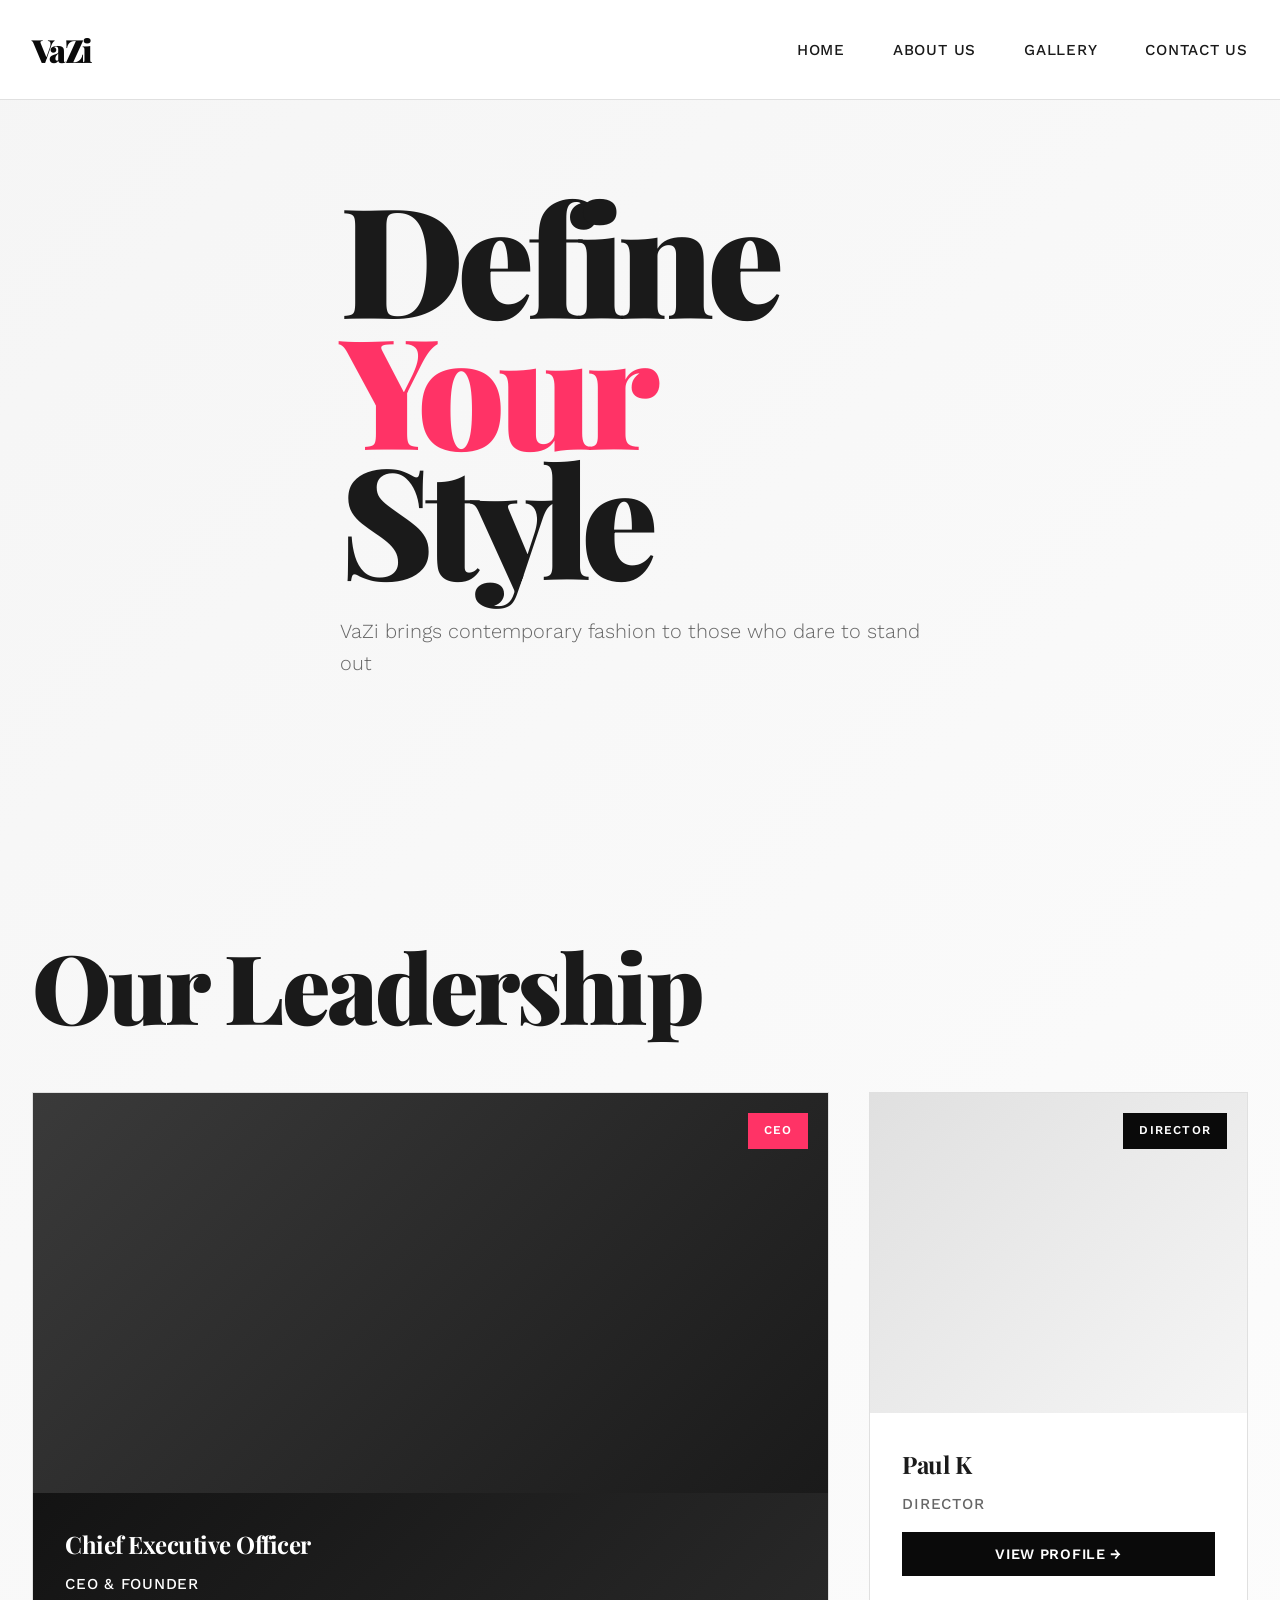
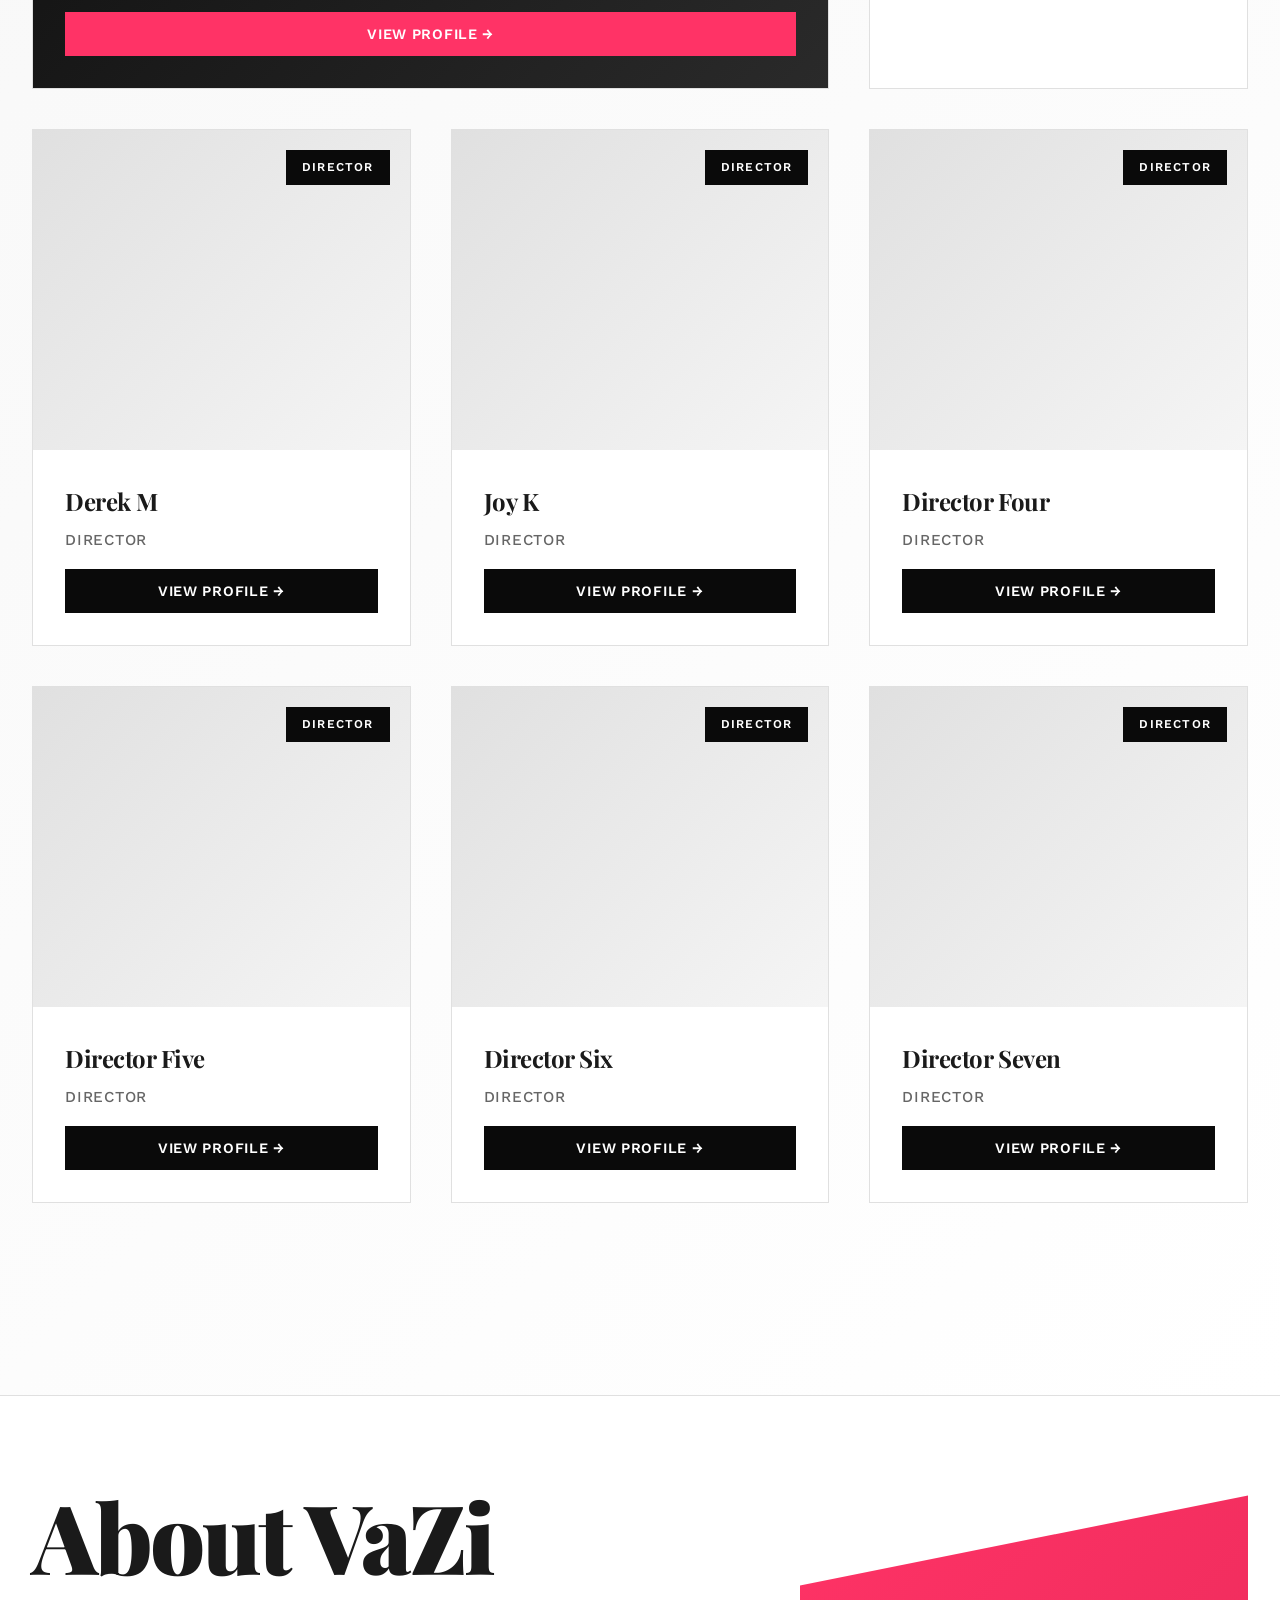
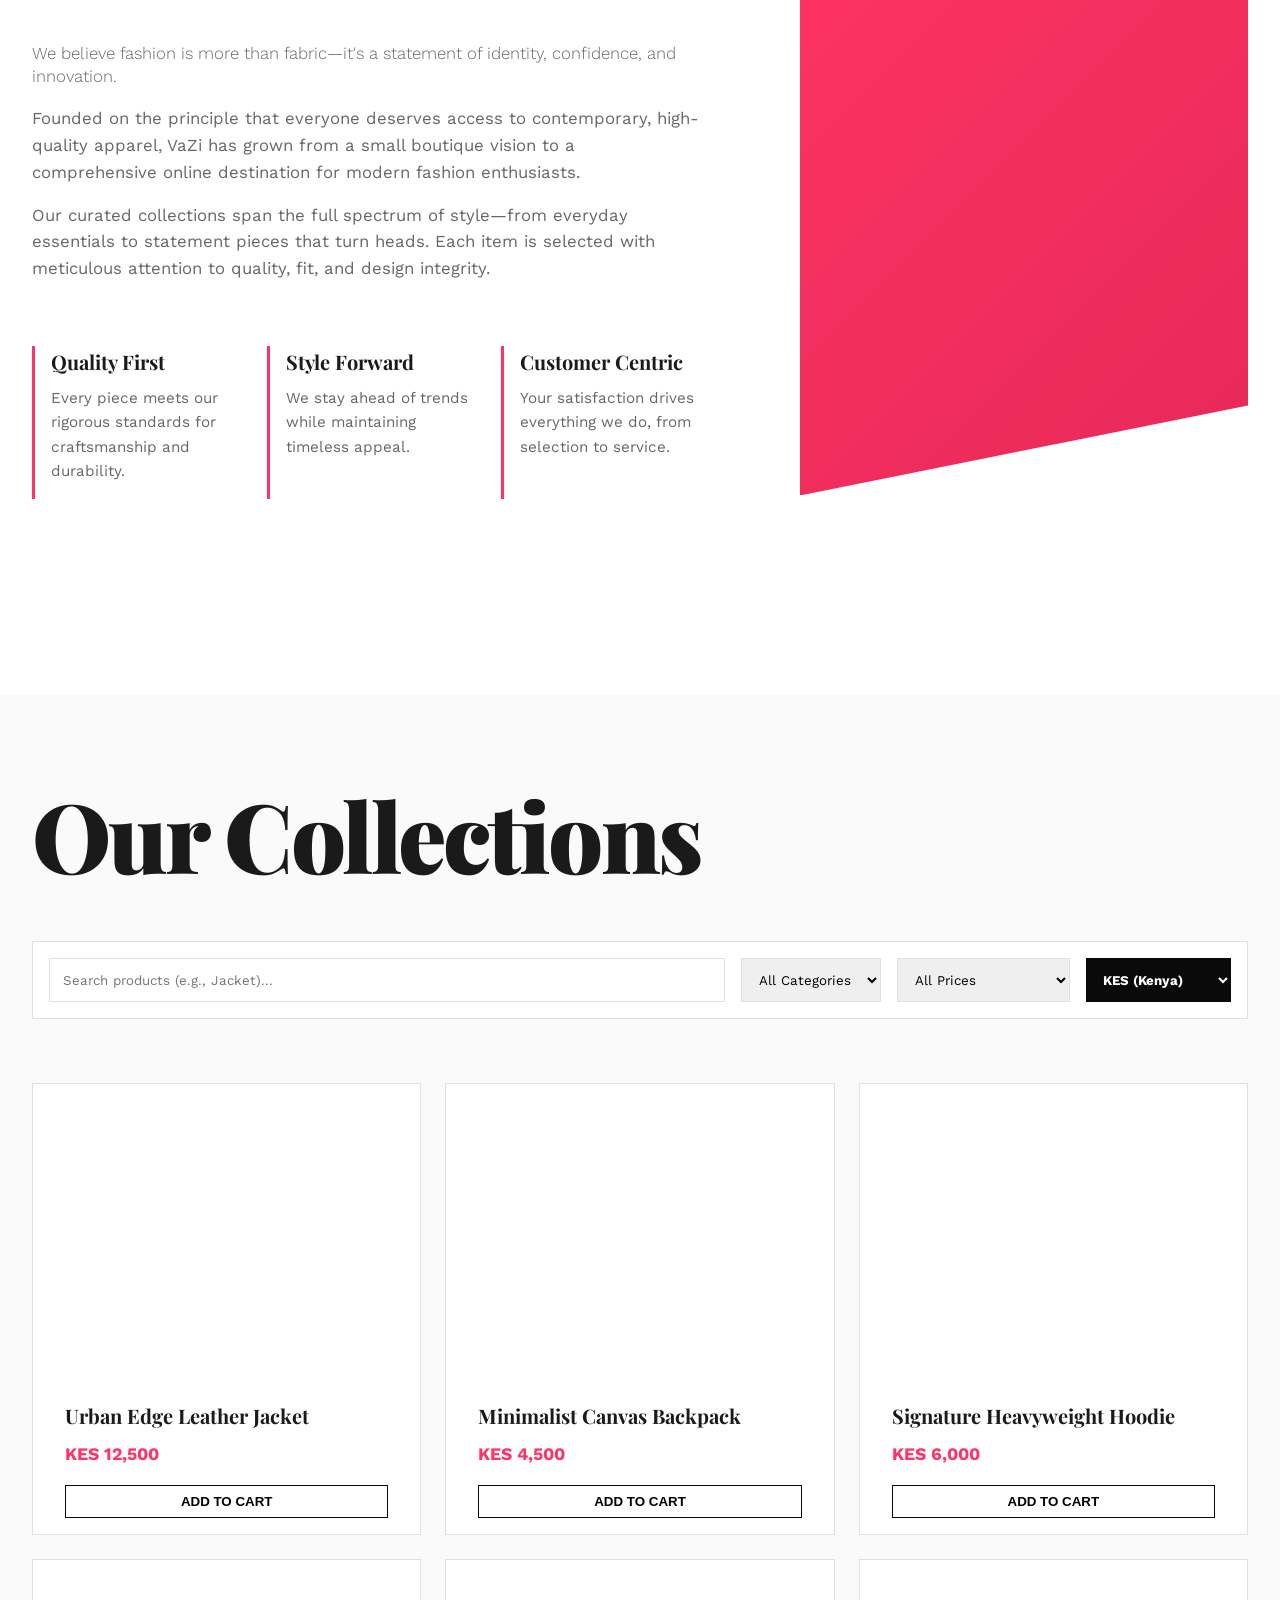
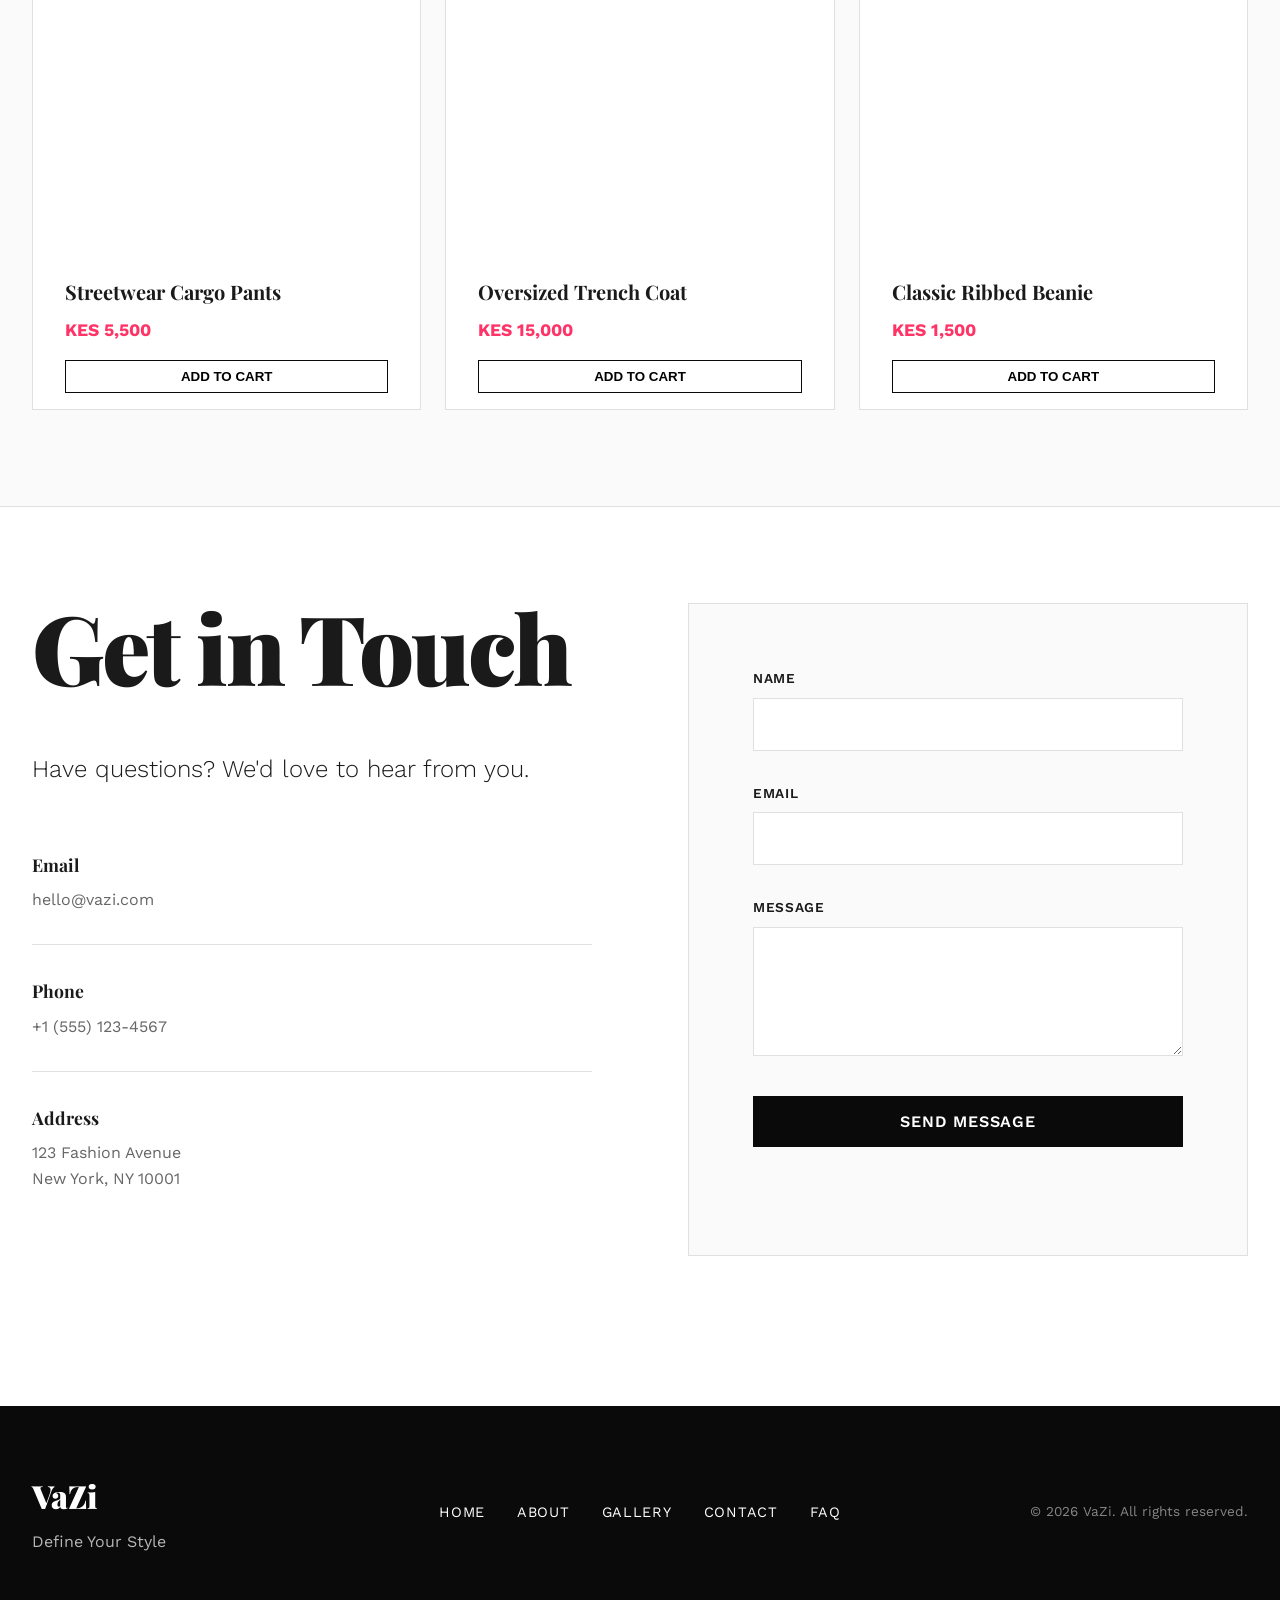
<file: index.html>
<!DOCTYPE html>
<html lang="en">
<head>
    <meta charset="UTF-8">
    <meta name="viewport" content="width=device-width, initial-scale=1.0">
    <title>VaZi - Modern Apparel for the Bold</title>
    <link rel="stylesheet" href="styles.css">
    <link rel="preconnect" href="https://fonts.googleapis.com">
    <link rel="preconnect" href="https://fonts.gstatic.com" crossorigin>
    <!-- Distinctive typography: Playfair Display (editorial) + Work Sans (clean sans-serif) -->
    <link href="https://fonts.googleapis.com/css2?family=Playfair+Display:wght@400;600;700;900&family=Work+Sans:wght@300;400;500;600&display=swap" rel="stylesheet">
</head>
<body>
    
    <!-- FIXED NAVIGATION BAR -->
    <nav class="main-nav">
        <div class="nav-container">
            <div class="logo">VaZi</div>
            <ul class="nav-links">
                <li><a href="index.html#home" class="nav-link">Home</a></li>
                <li><a href="index.html#about" class="nav-link">About Us</a></li>
                <li><a href="index.html#gallery" class="nav-link">Gallery</a></li>
                <li><a href="index.html#contact" class="nav-link">Contact Us</a></li>
            </ul>
        </div>
    </nav>

    <!-- SECTION 1: HOME -->
    <section id="home" class="section-home">
        <div class="hero-container">
            <div class="hero-text">
                <h1 class="hero-title">
                    <span class="title-line">Define</span>
                    <span class="title-line">Your</span>
                    <span class="title-line">Style</span>
                </h1>
                <p class="hero-subtitle">VaZi brings contemporary fashion to those who dare to stand out</p>
            </div>
        </div>

        <!-- LEADERSHIP TEAM GRID -->
        <div class="team-section">
            <h2 class="section-title">Our Leadership</h2>
            <div class="team-grid">
                
                <!-- CEO CARD (Visually Distinguished) -->
                <div class="team-card ceo-card" onclick="window.open('profiles/ceo-profile.html', '_blank', 'noopener,noreferrer')">
                    <div class="card-image-wrapper">
                        <div class="card-image ceo-image">
                            <!-- Image placeholder - will be styled in CSS -->
                            <span class="role-badge">CEO</span>
                        </div>
                    </div>
                    <div class="card-content">
                        <h3 class="card-name">Chief Executive Officer</h3>
                        <p class="card-role">CEO & Founder</p>
                        <button class="profile-btn">View Profile →</button>
                    </div>
                </div>

                <!-- DIRECTOR CARDS (1-7) -->
                <div class="team-card director-card" onclick="window.open('profiles/director-1.html', '_blank', 'noopener,noreferrer')">
                    <div class="card-image-wrapper">
                        <div class="card-image director-image">
                            <span class="role-badge">Director</span>
                        </div>
                    </div>
                    <div class="card-content">
                        <h3 class="card-name">Paul K</h3>
                        <p class="card-role">Director</p>
                        <button class="profile-btn">View Profile →</button>
                    </div>
                </div>

                <div class="team-card director-card" onclick="window.open('profiles/director-2.html', '_blank', 'noopener,noreferrer')">
                    <div class="card-image-wrapper">
                        <div class="card-image director-image">
                            <span class="role-badge">Director</span>
                        </div>
                    </div>
                    <div class="card-content">
                        <h3 class="card-name">Derek M</h3>
                        <p class="card-role">Director</p>
                        <button class="profile-btn">View Profile →</button>
                    </div>
                </div>

                <div class="team-card director-card" onclick="window.open('profiles/director-3.html', '_blank', 'noopener,noreferrer')">
                    <div class="card-image-wrapper">
                        <div class="card-image director-image">
                            <span class="role-badge">Director</span>
                        </div>
                    </div>
                    <div class="card-content">
                        <h3 class="card-name">Joy K</h3>
                        <p class="card-role">Director</p>
                        <button class="profile-btn">View Profile →</button>
                    </div>
                </div>

                <div class="team-card director-card" onclick="window.open('profiles/director-4.html', '_blank', 'noopener,noreferrer')">
                    <div class="card-image-wrapper">
                        <div class="card-image director-image">
                            <span class="role-badge">Director</span>
                        </div>
                    </div>
                    <div class="card-content">
                        <h3 class="card-name">Director Four</h3>
                        <p class="card-role">Director</p>
                        <button class="profile-btn">View Profile →</button>
                    </div>
                </div>

                <div class="team-card director-card" onclick="window.open('profiles/director-5.html', '_blank', 'noopener,noreferrer')">
                    <div class="card-image-wrapper">
                        <div class="card-image director-image">
                            <span class="role-badge">Director</span>
                        </div>
                    </div>
                    <div class="card-content">
                        <h3 class="card-name">Director Five</h3>
                        <p class="card-role">Director</p>
                        <button class="profile-btn">View Profile →</button>
                    </div>
                </div>

                <div class="team-card director-card" onclick="window.open('profiles/director-6.html', '_blank', 'noopener,noreferrer')">
                    <div class="card-image-wrapper">
                        <div class="card-image director-image">
                            <span class="role-badge">Director</span>
                        </div>
                     </div>
                    <div class="card-content">
                        <h3 class="card-name">Director Six</h3>
                        <p class="card-role">Director</p>
                        <button class="profile-btn">View Profile →</button>
                    </div>
                </div>
                <div class="team-card director-card" onclick="window.open('profiles/director-7.html', '_blank', 'noopener,noreferrer')">
                    <div class="card-image-wrapper">
                        <div class="card-image director-image">
                            <span class="role-badge">Director</span>
                        </div>
                     </div>
                 <div class="card-content">
                    <h3 class="card-name">Director Seven</h3>
                    <p class="card-role">Director</p>
                    <button class="profile-btn">View Profile →</button>
                </div>
                </div>
            </div>
        </div>
    </section>

    <!-- SECTION 2: ABOUT US -->
    <section id="about" class="section-about">
        <div class="content-container">
            <div class="about-layout">
                <div class="about-text">
                    <h2 class="section-title">About VaZi</h2>
                    <div class="about-content">
                        <p class="lead-text">We believe fashion is more than fabric—it's a statement of identity, confidence, and innovation.</p>
                        
                        <p>Founded on the principle that everyone deserves access to contemporary, high-quality apparel, VaZi has grown from a small boutique vision to a comprehensive online destination for modern fashion enthusiasts.</p>
                        
                        <p>Our curated collections span the full spectrum of style—from everyday essentials to statement pieces that turn heads. Each item is selected with meticulous attention to quality, fit, and design integrity.</p>
                        
                        <div class="values-grid">
                            <div class="value-item">
                                <h3>Quality First</h3>
                                <p>Every piece meets our rigorous standards for craftsmanship and durability.</p>
                            </div>
                            <div class="value-item">
                                <h3>Style Forward</h3>
                                <p>We stay ahead of trends while maintaining timeless appeal.</p>
                            </div>
                            <div class="value-item">
                                <h3>Customer Centric</h3>
                                <p>Your satisfaction drives everything we do, from selection to service.</p>
                            </div>
                        </div>
                    </div>
                </div>
                <div class="about-visual">
                    <div class="visual-accent"></div>
                </div>
            </div>
        </div>
    </section>

    <!-- SECTION 3: GALLERY -->
    <section id="gallery" class="section-gallery">
        <div class="content-container">
            <h2 class="section-title">Our Collections</h2>

<div class="gallery-controls" style="display: flex; gap: 1rem; margin-bottom: 2rem; flex-wrap: wrap; background: white; padding: 1rem; border: 1px solid var(--border-color);">
    <input type="text" id="searchInput" placeholder="Search products (e.g., Jacket)..." style="flex: 1; padding: 0.8rem; border: 1px solid var(--border-color); font-family: var(--font-body);">
    
    <select id="categoryFilter" style="padding: 0.8rem; border: 1px solid var(--border-color); font-family: var(--font-body);">
        <option value="all">All Categories</option>
        <option value="outerwear">Outerwear</option>
        <option value="accessories">Accessories</option>
        <option value="essentials">Essentials</option>
    </select>

    <select id="priceFilter" style="padding: 0.8rem; border: 1px solid var(--border-color); font-family: var(--font-body);">
        <option value="all">All Prices</option>
        <option value="low">Under 5,000 KES</option>
        <option value="medium">5,000 - 10,000 KES</option>
        <option value="high">Over 10,000 KES</option>
    </select>

    <select id="currencyFilter" style="padding: 0.8rem; background: var(--primary-color); color: white; border: none; font-family: var(--font-body); font-weight: bold; cursor: pointer;">
        <option value="KES">KES (Kenya)</option>
        <option value="UGX">UGX (Uganda)</option>
        <option value="TZS">TZS (Tanzania)</option>
    </select>
</div>

<div class="gallery-grid" id="dynamicGallery">
    </div>
        </div>
    </section>

    <!-- SECTION 4: CONTACT US -->
    <section id="contact" class="section-contact">
        <div class="content-container">
            <div class="contact-layout">
                <div class="contact-info">
                    <h2 class="section-title">Get in Touch</h2>
                    <p class="lead-text">Have questions? We'd love to hear from you.</p>
                    
                    <div class="contact-details">
                        <div class="contact-item">
                            <h3>Email</h3>
                            <p>hello@vazi.com</p>
                        </div>
                        <div class="contact-item">
                            <h3>Phone</h3>
                            <p>+1 (555) 123-4567</p>
                        </div>
                        <div class="contact-item">
                            <h3>Address</h3>
                            <p>123 Fashion Avenue<br>New York, NY 10001</p>
                        </div>
                    </div>
                </div>

                <div class="contact-form-wrapper">
                    <form class="contact-form">
                        <div class="form-group">
                            <label for="name">Name</label>
                            <input type="text" id="name" name="name" required>
                        </div>
                        <div class="form-group">
                            <label for="email">Email</label>
                            <input type="email" id="email" name="email" required>
                        </div>
                        <div class="form-group">
                            <label for="message">Message</label>
                            <textarea id="message" name="message" rows="5" required></textarea>
                        </div>
                        <button type="submit" class="submit-btn">Send Message</button>
                    </form>
                </div>
            </div>
        </div>
    </section>

   <footer class="site-footer">
        <div class="content-container">
            <div class="footer-content">
                <div class="footer-brand">
                    <h3>VaZi</h3>
                    <p>Define Your Style</p>
                </div>
                <div class="footer-links">
                    <a href="#home">Home</a>
                    <a href="#about">About</a>
                    <a href="#gallery">Gallery</a>
                    <a href="#contact">Contact</a>
                    <a href="FAQ.html">FAQ</a>
                </div>
                <div class="footer-copy">
                    <p>&copy; 2026 VaZi. All rights reserved.</p>
                </div>
            </div>
        </div>
    </footer>

    <!-- SMOOTH SCROLL JAVASCRIPT -->
    <script>
        // Smooth scrolling for navigation links
        document.querySelectorAll('.nav-link').forEach(link => {
            link.addEventListener('click', function(e) {
                e.preventDefault();
                const targetId = this.getAttribute('href');
                const targetSection = document.querySelector(targetId);
                
                if (targetSection) {
                    targetSection.scrollIntoView({
                        behavior: 'smooth',
                        block: 'start'
                    });
                    
                    // Update URL hash
                    history.pushState(null, null, targetId);
                }
            });
        });

        // Highlight active navigation link on scroll
        window.addEventListener('scroll', () => {
            const sections = document.querySelectorAll('section[id]');
            const scrollY = window.pageYOffset;

            sections.forEach(section => {
                const sectionHeight = section.offsetHeight;
                const sectionTop = section.offsetTop - 100;
                const sectionId = section.getAttribute('id');
                
                if (scrollY > sectionTop && scrollY <= sectionTop + sectionHeight) {
                    document.querySelectorAll('.nav-link').forEach(link => {
                        link.classList.remove('active');
                        if (link.getAttribute('href') === `#${sectionId}`) {
                            link.classList.add('active');
                        }
                    });
                }
            });
        });

        // Scroll reveal animations
        const observerOptions = {
            threshold: 0.1,
            rootMargin: '0px 0px -100px 0px'
        };

        const observer = new IntersectionObserver((entries) => {
            entries.forEach(entry => {
                if (entry.isIntersecting) {
                    entry.target.classList.add('revealed');
                }
            });
        }, observerOptions);

        document.querySelectorAll('.team-card, .gallery-item, .value-item').forEach(el => {
            observer.observe(el);
        });
    </script>
    <script>
    // --- GALLERY DATA & LOGIC ---
    // Base prices are stored in KES.
    const products = [
        { id: 1, name: "Urban Edge Leather Jacket", category: "outerwear", priceKES: 12500, image: "https://images.unsplash.com/photo-1551028719-00167b16eac5?auto=format&fit=crop&w=600&q=80" },
        { id: 2, name: "Minimalist Canvas Backpack", category: "accessories", priceKES: 4500, image: "https://images.unsplash.com/photo-1553062407-98eeb64c6a62?auto=format&fit=crop&w=600&q=80" },
        { id: 3, name: "Signature Heavyweight Hoodie", category: "essentials", priceKES: 6000, image: "https://images.unsplash.com/photo-1556821840-3a63f95609a7?auto=format&fit=crop&w=600&q=80" },
        { id: 4, name: "Streetwear Cargo Pants", category: "essentials", priceKES: 5500, image: "https://images.unsplash.com/photo-1624378439575-d8705ad7ae80?auto=format&fit=crop&w=600&q=80" },
        { id: 5, name: "Oversized Trench Coat", category: "outerwear", priceKES: 15000, image: "https://images.unsplash.com/photo-1539533113208-f6df8cc8b543?auto=format&fit=crop&w=600&q=80" },
        { id: 6, name: "Classic Ribbed Beanie", category: "accessories", priceKES: 1500, image: "https://images.unsplash.com/photo-1576871337622-98d48d1cf531?auto=format&fit=crop&w=600&q=80" }
    ];

    // Approximate conversion rates from KES
    const rates = { KES: 1, UGX: 28.5, TZS: 20.2 };

    const galleryContainer = document.getElementById('dynamicGallery');
    const searchInput = document.getElementById('searchInput');
    const categoryFilter = document.getElementById('categoryFilter');
    const priceFilter = document.getElementById('priceFilter');
    const currencyFilter = document.getElementById('currencyFilter');

    function formatPrice(priceInKES, currency) {
        const converted = priceInKES * rates[currency];
        return new Intl.NumberFormat('en-US', { style: 'currency', currency: currency, maximumFractionDigits: 0 }).format(converted);
    }

    function renderGallery() {
        const searchTerm = searchInput.value.toLowerCase();
        const category = categoryFilter.value;
        const priceLevel = priceFilter.value;
        const currency = currencyFilter.value;

        const filtered = products.filter(p => {
            const matchesSearch = p.name.toLowerCase().includes(searchTerm);
            const matchesCategory = category === 'all' || p.category === category;
            
            let matchesPrice = true;
            if (priceLevel === 'low') matchesPrice = p.priceKES < 5000;
            if (priceLevel === 'medium') matchesPrice = p.priceKES >= 5000 && p.priceKES <= 10000;
            if (priceLevel === 'high') matchesPrice = p.priceKES > 10000;

            return matchesSearch && matchesCategory && matchesPrice;
        });

        galleryContainer.innerHTML = filtered.map(p => `
            <div class="gallery-item revealed" style="opacity: 1; transform: scale(1);">
                <div class="gallery-image" style="background-image: url('${p.image}'); background-size: cover; background-position: center;">
                    <div class="image-overlay">
                        <span class="category-tag">${p.category}</span>
                    </div>
                </div>
                <div class="gallery-info">
                    <h3>${p.name}</h3>
                    <p style="color: var(--accent-color); font-weight: bold; font-size: 1.1rem; margin-top: 0.5rem;">
                        ${formatPrice(p.priceKES, currency)}
                    </p>
                    <button style="margin-top: 1rem; width: 100%; padding: 0.5rem; background: transparent; border: 1px solid var(--primary-color); cursor: pointer; text-transform: uppercase; font-weight: 600;">Add to Cart</button>
                </div>
            </div>
        `).join('');
    }

    // Event Listeners for Live Updating
    searchInput.addEventListener('input', renderGallery);
    categoryFilter.addEventListener('change', renderGallery);
    priceFilter.addEventListener('change', renderGallery);
    currencyFilter.addEventListener('change', renderGallery);

    // Initial Render
    renderGallery();
</script>
</body>
</html>
</file>
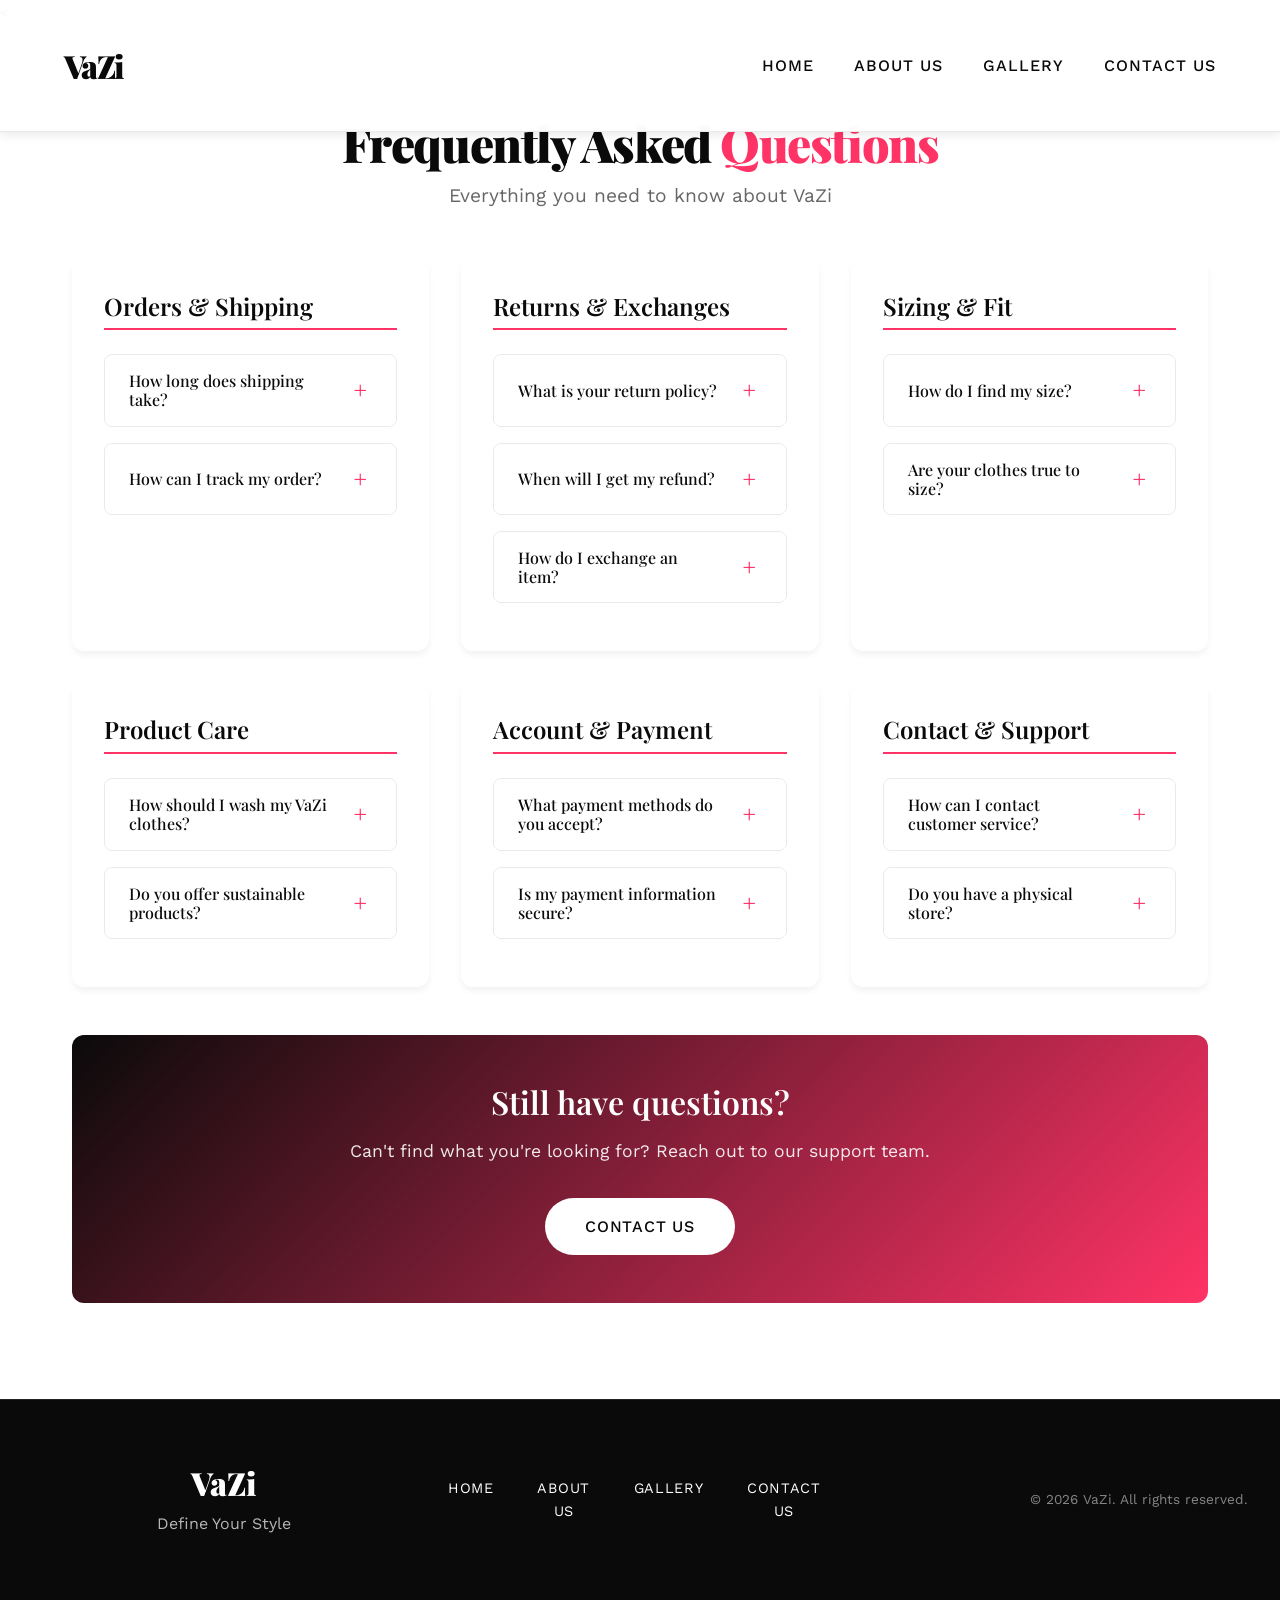
<file: FAQ.html>
<!DOCTYPE html>
<html lang="en">
<head>
    <meta charset="UTF-8">
    <meta name="viewport" content="width=device-width, initial-scale=1.0">
    <title>VaZi - Online Apparel Store</title>
    
    <!-- Google Fonts -->
      <link rel="stylesheet" href="styles.css">
    <link rel="preconnect" href="https://fonts.googleapis.com">
    <link rel="preconnect" href="https://fonts.gstatic.com" crossorigin>
    <<link href="https://fonts.googleapis.com/css2?family=Playfair+Display:wght@400;600;700;900&family=Work+Sans:wght@300;400;500;600&display=swap" rel="stylesheet">
    
    <style>
        /* ========== CSS VARIABLES (THEME) ========== */
        :root {
            /* Colors */
            --primary-color: #0a0a0a;      /* Deep black */
            --secondary-color: #f5f5f5;    /* Off-white */
            --accent-color: #ff3366;        /* Electric pink */
            --accent-hover: #e62958;        /* Darker pink */
            --text-light: #666666;           /* Light gray text */
            --white: #ffffff;
            --light-bg: #f9f9f9;
            --border-color: #eaeaea;
            
            /* Fonts */
            --font-display: 'Playfair Display', serif;
            --font-body: 'Work Sans', sans-serif;
            
            /* Spacing */
            --section-padding: 6rem 2rem;
            --container-width: 1200px;
            
            /* Transitions */
            --transition-smooth: all 0.3s ease;
        }

        /* ========== RESET & BASE STYLES ========== */
        * {
            margin: 0;
            padding: 0;
            box-sizing: border-box;
        }

        html {
            scroll-behavior: smooth;
        }

        body {
            font-family: var(--font-body);
            color: var(--primary-color);
            line-height: 1.6;
            overflow-x: hidden;
        }

        /* ========== TYPOGRAPHY ========== */
        h1, h2, h3, h4, h5, h6 {
            font-family: var(--font-display);
            font-weight: 600;
            line-height: 1.2;
        }

        .section-title {
            font-size: 3rem;
            margin-bottom: 1rem;
            text-align: center;
        }

        .section-subtitle {
            font-size: 1.2rem;
            color: var(--text-light);
            text-align: center;
            max-width: 600px;
            margin: 0 auto 3rem;
        }

        .accent {
            color: var(--accent-color);
        }

        /* ========== CONTAINER ========== */
        .container {
            max-width: var(--container-width);
            margin: 0 auto;
            padding: 0 2rem;
        }

        /* ========== NAVIGATION ========== */
        .main-nav {
            position: fixed;
            top: 0;
            left: 0;
            right: 0;
            background: rgba(255, 255, 255, 0.95);
            backdrop-filter: blur(10px);
            z-index: 1000;
            padding: 1rem 2rem;
            box-shadow: 0 2px 10px rgba(0, 0, 0, 0.1);
        }

        .main-nav ul {
            display: flex;
            justify-content: center;
            list-style: none;
            gap: 2.5rem;
        }

        .main-nav a {
            text-decoration: none;
            color: var(--primary-color);
            font-weight: 500;
            font-size: 1rem;
            text-transform: uppercase;
            letter-spacing: 1px;
            transition: var(--transition-smooth);
            position: relative;
        }

        .main-nav a::after {
            content: '';
            position: absolute;
            bottom: -5px;
            left: 0;
            width: 0;
            height: 2px;
            background: var(--accent-color);
            transition: var(--transition-smooth);
        }

        .main-nav a:hover::after,
        .main-nav a.active::after {
            width: 100%;
        }

        .main-nav a:hover,
        .main-nav a.active {
            color: var(--accent-color);
        }

        /* ========== HERO SECTION ========== */
        #home {
            height: 100vh;
            display: flex;
            align-items: center;
            justify-content: center;
            text-align: center;
            background: linear-gradient(135deg, var(--primary-color) 0%, #1a1a1a 100%);
            color: var(--white);
            padding: 0 2rem;
        }

        .hero-content h1 {
            font-size: 5rem;
            margin-bottom: 1rem;
            animation: fadeInUp 1s ease;
        }

        .hero-content p {
            font-size: 1.5rem;
            margin-bottom: 2rem;
            opacity: 0.9;
            animation: fadeInUp 1s ease 0.2s both;
        }

        .hero-content .btn {
            animation: fadeInUp 1s ease 0.4s both;
        }

        @keyframes fadeInUp {
            from {
                opacity: 0;
                transform: translateY(30px);
            }
            to {
                opacity: 1;
                transform: translateY(0);
            }
        }

        /* ========== BUTTONS ========== */
        .btn {
            display: inline-block;
            padding: 1rem 2.5rem;
            background: var(--accent-color);
            color: var(--white);
            text-decoration: none;
            border-radius: 50px;
            font-weight: 500;
            transition: var(--transition-smooth);
            border: none;
            cursor: pointer;
        }

        .btn:hover {
            background: var(--accent-hover);
            transform: translateY(-2px);
            box-shadow: 0 5px 15px rgba(255, 51, 102, 0.3);
        }

        .btn-outline {
            background: transparent;
            border: 2px solid var(--accent-color);
        }

        .btn-outline:hover {
            background: var(--accent-color);
        }

        /* ========== SECTIONS ========== */
        section {
            padding: var(--section-padding);
        }

        #about, #gallery, #team, #faq {
            background: var(--white);
        }

        #about {
            background: var(--secondary-color);
        }

        /* ========== ABOUT SECTION ========== */
        .about-content {
            display: grid;
            grid-template-columns: 1fr 1fr;
            gap: 4rem;
            align-items: center;
        }

        .about-text p {
            margin-bottom: 1.5rem;
            color: var(--text-light);
        }

        .about-stats {
            display: grid;
            grid-template-columns: repeat(3, 1fr);
            gap: 2rem;
            text-align: center;
        }

        .stat-item h3 {
            font-size: 2.5rem;
            color: var(--accent-color);
        }

        /* ========== GALLERY SECTION ========== */
        .gallery-grid {
            display: grid;
            grid-template-columns: repeat(auto-fit, minmax(300px, 1fr));
            gap: 2rem;
            margin-top: 2rem;
        }

        .gallery-item {
            position: relative;
            overflow: hidden;
            border-radius: 12px;
            aspect-ratio: 3/4;
            cursor: pointer;
        }

        .gallery-item img {
            width: 100%;
            height: 100%;
            object-fit: cover;
            transition: transform 0.5s ease;
        }

        .gallery-item:hover img {
            transform: scale(1.1);
        }

        .gallery-overlay {
            position: absolute;
            bottom: 0;
            left: 0;
            right: 0;
            padding: 2rem;
            background: linear-gradient(transparent, rgba(0, 0, 0, 0.8));
            color: var(--white);
            transform: translateY(100%);
            transition: transform 0.3s ease;
        }

        .gallery-item:hover .gallery-overlay {
            transform: translateY(0);
        }

        /* ========== TEAM SECTION ========== */
        .team-grid {
            display: grid;
            grid-template-columns: repeat(auto-fit, minmax(280px, 1fr));
            gap: 2rem;
            margin-top: 2rem;
        }

        .team-card {
            background: var(--white);
            border-radius: 12px;
            overflow: hidden;
            box-shadow: 0 4px 6px rgba(0, 0, 0, 0.1);
            transition: var(--transition-smooth);
            cursor: pointer;
            position: relative;
        }

        .team-card:hover {
            transform: translateY(-10px);
            box-shadow: 0 8px 15px rgba(0, 0, 0, 0.2);
        }

        .ceo-card {
            border: 2px solid var(--accent-color);
            grid-column: span 2;
        }

        .card-image {
            height: 300px;
            overflow: hidden;
        }

        .card-image img {
            width: 100%;
            height: 100%;
            object-fit: cover;
            transition: transform 0.5s ease;
        }

        .team-card:hover .card-image img {
            transform: scale(1.1);
        }

        .card-content {
            padding: 1.5rem;
            text-align: center;
        }

        .card-content h3 {
            font-size: 1.5rem;
            margin-bottom: 0.5rem;
        }

        .card-content .position {
            color: var(--accent-color);
            font-weight: 500;
            margin-bottom: 1rem;
        }

        .ceo-badge {
            position: absolute;
            top: 1rem;
            right: 1rem;
            background: var(--accent-color);
            color: var(--white);
            padding: 0.5rem 1rem;
            border-radius: 50px;
            font-size: 0.8rem;
            font-weight: 600;
            z-index: 1;
        }

        /* ========== FAQ SECTION ========== */
        .faq-section {
            background-color: var(--secondary-color);
            position: relative;
        }

        .faq-section::before {
            content: '';
            position: absolute;
            top: 0;
            left: 0;
            right: 0;
            height: 1px;
            background: linear-gradient(90deg, transparent, var(--accent-color), transparent);
        }

        .faq-container {
            display: grid;
            grid-template-columns: repeat(auto-fit, minmax(350px, 1fr));
            gap: 2rem;
            margin-bottom: 3rem;
        }

        .faq-category {
            background: var(--white);
            padding: 2rem;
            border-radius: 12px;
            box-shadow: 0 4px 6px rgba(0, 0, 0, 0.05);
            transition: transform 0.3s ease, box-shadow 0.3s ease;
        }

        .faq-category:hover {
            transform: translateY(-5px);
            box-shadow: 0 8px 12px rgba(0, 0, 0, 0.1);
        }

        .category-title {
            font-family: var(--font-display);
            font-size: 1.5rem;
            font-weight: 600;
            margin-bottom: 1.5rem;
            padding-bottom: 0.5rem;
            border-bottom: 2px solid var(--accent-color);
            color: var(--primary-color);
        }

        .faq-item {
            margin-bottom: 1rem;
            border: 1px solid var(--border-color);
            border-radius: 8px;
            overflow: hidden;
            transition: all 0.3s ease;
        }

        .faq-item:hover {
            border-color: var(--accent-color);
        }

        .faq-question {
            padding: 1rem 1.5rem;
            background: var(--white);
            cursor: pointer;
            display: flex;
            justify-content: space-between;
            align-items: center;
            transition: background-color 0.3s ease;
        }

        .faq-question:hover {
            background-color: var(--light-bg);
        }

        .faq-question h4 {
            font-size: 1rem;
            font-weight: 500;
            color: var(--primary-color);
            margin: 0;
            flex: 1;
        }

        .faq-icon {
            font-size: 1.5rem;
            font-weight: 300;
            color: var(--accent-color);
            margin-left: 1rem;
            transition: transform 0.3s ease;
            min-width: 24px;
            text-align: center;
        }

        .faq-answer {
            max-height: 0;
            padding: 0 1.5rem;
            background: var(--light-bg);
            overflow: hidden;
            transition: max-height 0.3s ease, padding 0.3s ease;
        }

        .faq-item.active .faq-answer {
            max-height: 200px;
            padding: 1rem 1.5rem;
        }

        .faq-answer p {
            margin: 0;
            color: var(--text-light);
            line-height: 1.6;
            font-size: 0.95rem;
        }

        .faq-cta {
            text-align: center;
            margin-top: 3rem;
            padding: 3rem;
            background: linear-gradient(135deg, var(--primary-color) 0%, var(--accent-color) 100%);
            border-radius: 12px;
            color: var(--white);
        }

        .faq-cta h3 {
            font-family: var(--font-display);
            font-size: 2rem;
            font-weight: 600;
            margin-bottom: 1rem;
        }

        .faq-cta p {
            font-size: 1.1rem;
            margin-bottom: 2rem;
            opacity: 0.9;
        }

        .faq-cta .btn {
            background: var(--white);
            color: var(--primary-color);
            border: none;
            padding: 1rem 2.5rem;
            font-size: 1rem;
            font-weight: 500;
            border-radius: 50px;
            cursor: pointer;
            transition: all 0.3s ease;
            display: inline-block;
            text-decoration: none;
        }

        .faq-cta .btn:hover {
            transform: translateY(-2px);
            box-shadow: 0 4px 12px rgba(0, 0, 0, 0.2);
            background: var(--accent-color);
            color: var(--white);
        }

        /* ========== CONTACT SECTION ========== */
        #contact {
            background: var(--primary-color);
            color: var(--white);
        }

        .contact-container {
            display: grid;
            grid-template-columns: 1fr 1fr;
            gap: 4rem;
        }

        .contact-info h3 {
            font-size: 2rem;
            margin-bottom: 2rem;
        }

        .contact-details {
            margin-top: 2rem;
        }

        .contact-item {
            display: flex;
            align-items: center;
            gap: 1rem;
            margin-bottom: 1rem;
        }

        .contact-form {
            display: flex;
            flex-direction: column;
            gap: 1rem;
        }

        .contact-form input,
        .contact-form textarea {
            padding: 1rem;
            border: none;
            border-radius: 8px;
            background: rgba(255, 255, 255, 0.1);
            color: var(--white);
            font-family: var(--font-body);
        }

        .contact-form input::placeholder,
        .contact-form textarea::placeholder {
            color: rgba(255, 255, 255, 0.7);
        }

        .contact-form textarea {
            min-height: 150px;
            resize: vertical;
        }

        /* ========== FOOTER ========== */
        footer {
            background: var(--primary-color);
            color: var(--white);
            text-align: center;
            padding: 2rem;
            border-top: 1px solid rgba(255, 255, 255, 0.1);
        }

        /* ========== RESPONSIVE DESIGN ========== */
        @media (max-width: 1024px) {
            .hero-content h1 {
                font-size: 4rem;
            }
            
            .about-content,
            .contact-container {
                grid-template-columns: 1fr;
                gap: 2rem;
            }
        }

        @media (max-width: 768px) {
            :root {
                --section-padding: 4rem 1.5rem;
            }

            .main-nav ul {
                gap: 1rem;
                flex-wrap: wrap;
            }

            .hero-content h1 {
                font-size: 3rem;
            }

            .hero-content p {
                font-size: 1.2rem;
            }

            .section-title {
                font-size: 2.5rem;
            }

            .team-grid {
                grid-template-columns: 1fr;
            }

            .ceo-card {
                grid-column: span 1;
            }

            .faq-container {
                grid-template-columns: 1fr;
                gap: 1.5rem;
            }

            .faq-category {
                padding: 1.5rem;
            }

            .faq-cta {
                padding: 2rem;
            }

            .faq-cta h3 {
                font-size: 1.5rem;
            }
        }

        @media (max-width: 480px) {
            .hero-content h1 {
                font-size: 2.5rem;
            }

            .about-stats {
                grid-template-columns: 1fr;
            }

            .faq-question h4 {
                font-size: 0.9rem;
            }
            
            .faq-answer p {
                font-size: 0.85rem;
            }
        }

        /* ========== UTILITY CLASSES ========== */
        .text-center {
            text-align: center;
        }

        .mt-4 {
            margin-top: 2rem;
        }

        .mb-4 {
            margin-bottom: 2rem;
        }
    </style>
</head>
<body>
   <nav class="main-nav">
        <div class="nav-container">
            <div class="logo">VaZi</div>
            <ul class="nav-links">
                <li><a href="index.html#home" class="nav-link">Home</a></li>
                <li><a href="index.html#about" class="nav-link">About Us</a></li>
                <li><a href="index.html#gallery" class="nav-link">Gallery</a></li>
                <li><a href="index.html#contact" class="nav-link">Contact Us</a></li>
            </ul>
        </div>
    </nav>

    <!-- FAQ Section -->
    <section id="faq" class="faq-section">
        <div class="container">
            <div class="section-header">
                <h2 class="section-title">Frequently Asked <span class="accent">Questions</span></h2>
                <p class="section-subtitle">Everything you need to know about VaZi</p>
            </div>
            
            <div class="faq-container">
                <!-- FAQ Category: Orders & Shipping -->
                <div class="faq-category">
                    <h3 class="category-title">Orders & Shipping</h3>
                    
                    <div class="faq-item">
                        <div class="faq-question" onclick="toggleFAQ(this)">
                            <h4>How long does shipping take?</h4>
                            <span class="faq-icon">+</span>
                        </div>
                        <div class="faq-answer">
                            <p>Domestic shipping typically takes 3-5 business days. </p>
                        </div>
                    </div>
                    
                    
                    
                    <div class="faq-item">
                        <div class="faq-question" onclick="toggleFAQ(this)">
                            <h4>How can I track my order?</h4>
                            <span class="faq-icon">+</span>
                        </div>
                        <div class="faq-answer">
                            <p>Once your order ships, you'll receive a confirmation email with a tracking number. You can also track your order by logging into your account and viewing your order history.</p>
                        </div>
                    </div>
                </div>
                
                <!-- FAQ Category: Returns & Exchanges -->
                <div class="faq-category">
                    <h3 class="category-title">Returns & Exchanges</h3>
                    
                    <div class="faq-item">
                        <div class="faq-question" onclick="toggleFAQ(this)">
                            <h4>What is your return policy?</h4>
                            <span class="faq-icon">+</span>
                        </div>
                        <div class="faq-answer">
                            <p>We offer a 30-day return policy for unworn, unwashed items with original tags attached. Simply initiate a return through your account or contact our customer service team.</p>
                        </div>
                    </div>
                    <div class="faq-item">
                        <div class="faq-question" onclick="toggleFAQ(this)">
                            <h4>When will I get my refund?</h4>
                            <span class="faq-icon">+</span>
                        </div>
                        <div class="faq-answer">
                            <p>Once we receive your return, we'll process the refund within 3-5 business days. The amount will be credited to your original payment method. Your bank may take additional 3-5 business days to post the refund.</p>
                        </div>
                    </div>
                    
                    <div class="faq-item">
                        <div class="faq-question" onclick="toggleFAQ(this)">
                            <h4>How do I exchange an item?</h4>
                            <span class="faq-icon">+</span>
                        </div>
                        <div class="faq-answer">
                            <p>For exchanges, please return the original item for a refund and place a new order for the desired size/color. This ensures you get your new item as quickly as possible.</p>
                        </div>
                    </div>
                    
                    
                </div>
                
                <!-- FAQ Category: Sizing & Fit -->
                <div class="faq-category">
                    <h3 class="category-title">Sizing & Fit</h3>
                    
                    <div class="faq-item">
                        <div class="faq-question" onclick="toggleFAQ(this)">
                            <h4>How do I find my size?</h4>
                            <span class="faq-icon">+</span>
                        </div>
                        <div class="faq-answer">
                            <p>Check our detailed size guide on each product page. We recommend measuring yourself and comparing with our size chart. If you're between sizes, consider your preferred fit - size up for relaxed, size down for fitted.</p>
                        </div>
                    </div>
                    
                    <div class="faq-item">
                        <div class="faq-question" onclick="toggleFAQ(this)">
                            <h4>Are your clothes true to size?</h4>
                            <span class="faq-icon">+</span>
                        </div>
                        <div class="faq-answer">
                            <p>Most VaZi items run true to size based on standard US sizing. However, some styles may have specific fit notes - these are always mentioned in the product description.</p>
                        </div>
                    </div>
                </div>
                
                <!-- FAQ Category: Product Care -->
                <div class="faq-category">
                    <h3 class="category-title">Product Care</h3>
                    
                    <div class="faq-item">
                        <div class="faq-question" onclick="toggleFAQ(this)">
                            <h4>How should I wash my VaZi clothes?</h4>
                            <span class="faq-icon">+</span>
                        </div>
                        <div class="faq-answer">
                            <p>Always check the care label inside each garment. Generally, we recommend washing in cold water and hanging to dry to maintain quality and extend the life of your clothes.</p>
                        </div>
                    </div>
                    
                    <div class="faq-item">
                        <div class="faq-question" onclick="toggleFAQ(this)">
                            <h4>Do you offer sustainable products?</h4>
                            <span class="faq-icon">+</span>
                        </div>
                        <div class="faq-answer">
                            <p>Yes! We're committed to sustainability. Many of our items use organic cotton, recycled materials, or eco-friendly production processes. Look for the "Sustainable" tag on product pages.</p>
                        </div>
                    </div>
                </div>
                
                <!-- FAQ Category: Account & Payment -->
                <div class="faq-category">
                    <h3 class="category-title">Account & Payment</h3>
                    
                    <div class="faq-item">
                        <div class="faq-question" onclick="toggleFAQ(this)">
                            <h4>What payment methods do you accept?</h4>
                            <span class="faq-icon">+</span>
                        </div>
                        <div class="faq-answer">
                            <p>We accept all major credit cards (Visa, Mastercard), airtel money and M-pesa for  payments.</p>
                        </div>
                    </div>
                    
                    <div class="faq-item">
                        <div class="faq-question" onclick="toggleFAQ(this)">
                            <h4>Is my payment information secure?</h4>
                            <span class="faq-icon">+</span>
                        </div>
                        <div class="faq-answer">
                            <p>Absolutely. We use industry-standard SSL encryption to protect your data. We never store your full payment details on our servers.</p>
                        </div>
                    </div>
                    
                    
                </div>
                
                <!-- FAQ Category: Contact & Support -->
                <div class="faq-category">
                    <h3 class="category-title">Contact & Support</h3>
                    
                    <div class="faq-item">
                        <div class="faq-question" onclick="toggleFAQ(this)">
                            <h4>How can I contact customer service?</h4>
                            <span class="faq-icon">+</span>
                        </div>
                        <div class="faq-answer">
                            <p>You can reach us via email at support@vazi.com, through our contact form, or via live chat Monday-Friday 9am-6pm EST. We aim to respond within 24 hours.</p>
                        </div>
                    </div>
                    
                    <div class="faq-item">
                        <div class="faq-question" onclick="toggleFAQ(this)">
                            <h4>Do you have a physical store?</h4>
                            <span class="faq-icon">+</span>
                        </div>
                        <div class="faq-answer">
                            <p>Currently, VaZi operates exclusively online. This allows us to offer competitive prices and serve customers worldwide. Follow us on social media for pop-up shop announcements!</p>
                        </div>
                    </div>
                </div>
            </div>
            
            <!-- Still Have Questions CTA -->
            <div class="faq-cta">
                <h3>Still have questions?</h3>
                <p>Can't find what you're looking for? Reach out to our support team.</p>
                <a href="#contact" class="btn btn-primary nav-link">Contact Us</a>
            </div>
        </div>
    </section>

  

    <!-- Footer -->
    <footer class="site-footer">
        <div class="content-container">
            <div class="footer-content">
                <div class="footer-brand">
                    <h3>VaZi</h3>
                    <p>Define Your Style</p>
                </div>
                <div class="footer-links">
                    <a href="index.html#home">HOME</a>
                    <a href="index.html#about">ABOUT US</a>
                    <a href="index.html#gallery">Gallery</a>
                    <a href="index.html#contact">CONTACT US</a>
                    
                </div>
                <div class="footer-copy">
                    <p>&copy; 2026 VaZi. All rights reserved.</p>
                </div>
            </div>
        </div>
    </footer>

    <script>
        // Smooth scroll navigation
        document.querySelectorAll('.nav-link').forEach(link => {
            link.addEventListener('click', function(e) {
                e.preventDefault();
                const targetId = this.getAttribute('href');
                const targetSection = document.querySelector(targetId);
                
                targetSection.scrollIntoView({
                    behavior: 'smooth',
                    block: 'start'
                });
                
                // Update URL without jumping
                history.pushState(null, null, targetId);
            });
        });

        // Active link highlighting on scroll
        window.addEventListener('scroll', () => {
            const sections = document.querySelectorAll('section');
            const navLinks = document.querySelectorAll('.nav-link');
            
            let current = '';
            
            sections.forEach(section => {
                const sectionTop = section.offsetTop;
                const sectionHeight = section.clientHeight;
                if (pageYOffset >= sectionTop - 200) {
                    current = section.getAttribute('id');
                }
            });
            
            navLinks.forEach(link => {
                link.classList.remove('active');
                if (link.getAttribute('href') === `#${current}`) {
                    link.classList.add('active');
                }
            });
        });

        // FAQ Toggle Function
        function toggleFAQ(element) {
            // Find the parent FAQ item
            const faqItem = element.closest('.faq-item');
            
            // Toggle active class
            faqItem.classList.toggle('active');
            
            // Update icon
            const icon = element.querySelector('.faq-icon');
            if (faqItem.classList.contains('active')) {
                icon.textContent = '−'; // Minus sign
            } else {
                icon.textContent = '+'; // Plus sign
            }
        }

        // Initialize FAQ to have all closed by default
        document.addEventListener('DOMContentLoaded', function() {
            // Ensure all FAQ answers are hidden on load
            document.querySelectorAll('.faq-item').forEach(item => {
                item.classList.remove('active');
                const icon = item.querySelector('.faq-icon');
                if (icon) icon.textContent = '+';
            });
        });

        // Scroll-triggered animations
        const observer = new IntersectionObserver((entries) => {
            entries.forEach(entry => {
                if (entry.isIntersecting) {
                    entry.target.style.opacity = '1';
                    entry.target.style.transform = 'translateY(0)';
                }
            });
        }, { threshold: 0.1 });

        // Apply to elements that should animate on scroll
        document.querySelectorAll('.team-card, .gallery-item, .faq-category').forEach(el => {
            el.style.opacity = '0';
            el.style.transform = 'translateY(20px)';
            el.style.transition = 'opacity 0.6s ease, transform 0.6s ease';
            observer.observe(el);
        });
    </script>
</body>
</html>
</file>
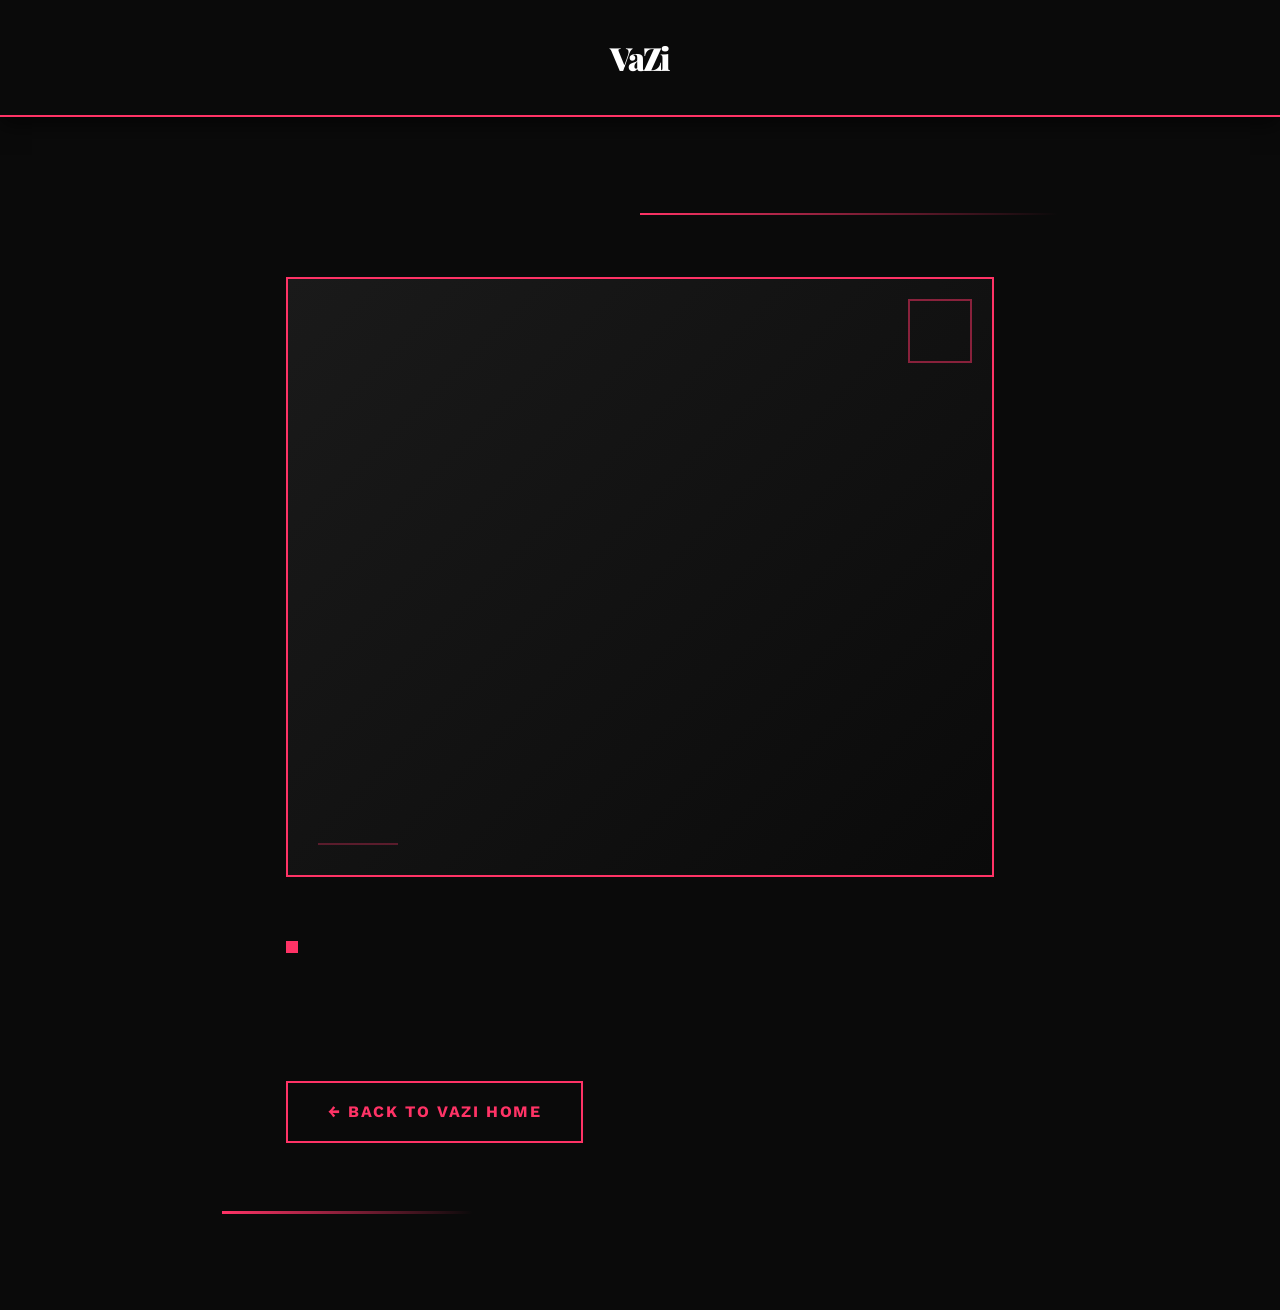
<file: profiles/ceo-profile.html>
<!DOCTYPE html>
<html lang="en">
<head>
    <meta charset="UTF-8">
    <meta name="viewport" content="width=device-width, initial-scale=1.0">
    <title>CEO Profile - VaZi</title>
    <!-- Link to shared stylesheet for consistent theming -->
    <link rel="stylesheet" href="../styles.css">
    <link rel="preconnect" href="https://fonts.googleapis.com">
    <link rel="preconnect" href="https://fonts.gstatic.com" crossorigin>
    <link href="https://fonts.googleapis.com/css2?family=Playfair+Display:wght@400;600;700;900&family=Work+Sans:wght@300;400;500;600&display=swap" rel="stylesheet">
</head>
<body class="profile-page ceo-profile">
    
    <!-- HEADER WITH BRANDING -->
    <header class="profile-header">
        <div class="logo">VaZi</div>
    </header>

    <!-- PROFILE CONTENT CONTAINER -->
    <div class="profile-container">
        <div class="profile-main">
            
            <!-- ==========================================
                 IMAGE SECTION
                 COLLABORATOR INSTRUCTIONS:
                 - Replace the background gradient in the .profile-image div with an actual image
                 - Method 1: Add inline style: <div class="profile-image" style="background-image: url('path/to/image.jpg'); background-size: cover; background-position: center;">
                 - Method 2: Upload image to /profiles/images/ folder and reference it
                 - Recommended image size: 1200x600px minimum
                 ========================================== -->
            <div class="profile-image-wrapper">
                <div class="profile-image">
                    <!-- INSERT CEO IMAGE HERE -->
                    <!-- Example: <img src="images/ceo-photo.jpg" alt="CEO Name" style="width: 100%; height: 100%; object-fit: cover;"> -->
                </div>
            </div>

            <!-- ==========================================
                 NAME SECTION
                 COLLABORATOR INSTRUCTIONS:
                 - Replace "CEO Name Here" with the actual CEO's full name
                 - Keep the <h1> tag for SEO and accessibility
                 ========================================== -->
            <h1 class="profile-name">
                <!-- INSERT CEO FULL NAME HERE -->
            </h1>

            <!-- DECORATIVE ACCENT LINE -->
            <div class="name-accent"></div>

            <!-- ==========================================
                 ROLE/TITLE SECTION
                 COLLABORATOR INSTRUCTIONS:
                 - Replace with official title
                 - Examples: "Chief Executive Officer & Founder", "CEO & Creative Director"
                 ========================================== -->
            <p class="profile-role">
                <!-- INSERT CEO TITLE HERE -->
            </p>

            <!-- ==========================================
                 BIOGRAPHY SECTION
                 COLLABORATOR INSTRUCTIONS:
                 - Add multiple <p> tags for paragraphs
                 - Keep it professional but personable
                 - Suggested length: 3-5 paragraphs
                 - Include: Background, Vision, Leadership style, Personal touch
                 ========================================== -->
            <div class="profile-bio">
                <!-- INSERT CEO BIOGRAPHY HERE -->
                <!-- Example structure:
                <p>First paragraph about background and journey...</p>
                <p>Second paragraph about vision for VaZi...</p>
                <p>Third paragraph about leadership philosophy...</p>
                <p>Fourth paragraph about personal interests or fun facts...</p>
                -->
            </div>

            <!-- ==========================================
                 ADDITIONAL SECTIONS (OPTIONAL)
                 COLLABORATOR INSTRUCTIONS:
                 - Uncomment and fill these sections as needed
                 - Add as many sections as relevant
                 ========================================== -->
            
            <!-- EDUCATION SECTION -->
            <!--
            <div class="profile-section">
                <h3>Education</h3>
                <ul>
                    <li>Degree, University Name, Year</li>
                    <li>Degree, University Name, Year</li>
                </ul>
            </div>
            -->

            <!-- CAREER HIGHLIGHTS SECTION -->
            <!--
            <div class="profile-section">
                <h3>Career Highlights</h3>
                <ul>
                    <li>Achievement or milestone</li>
                    <li>Achievement or milestone</li>
                    <li>Achievement or milestone</li>
                </ul>
            </div>
            -->

            <!-- VISION STATEMENT SECTION -->
            <!--
            <div class="profile-section">
                <h3>Vision for VaZi</h3>
                <p>Your vision statement here...</p>
            </div>
            -->

            <!-- AWARDS & RECOGNITION SECTION -->
            <!--
            <div class="profile-section">
                <h3>Awards & Recognition</h3>
                <ul>
                    <li>Award Name, Year</li>
                    <li>Award Name, Year</li>
                </ul>
            </div>
            -->

            <!-- PERSONAL INTERESTS SECTION -->
            <!--
            <div class="profile-section">
                <h3>Beyond Work</h3>
                <p>Personal interests, hobbies, or community involvement...</p>
            </div>
            -->

            <!-- BACK TO HOME LINK -->
            <a href="../index.html" class="back-link">← Back to VaZi Home</a>

        </div>
    </div>

    <!-- ==========================================
         COLLABORATOR NOTES:
         
         FILE STRUCTURE:
         - This file should remain in /profiles/ folder
         - All image paths should be relative to this file
         - The ../styles.css link maintains theme consistency
         
         STYLING NOTES:
         - CEO profile has enhanced dark theme (see .ceo-profile class in styles.css)
         - Do NOT modify CSS classes unless absolutely necessary
         - To change colors globally, edit :root variables in styles.css
         
         CONTENT GUIDELINES:
         - Keep tone professional yet personable
         - Use clear, concise language
         - Proofread for spelling and grammar
         - Ensure all information is accurate and up-to-date
         
         TESTING:
         - After adding content, open this file in a browser
         - Check that images load correctly
         - Verify the "Back to VaZi Home" link works
         - Test on mobile devices for responsiveness
         ========================================== -->

</body>
</html>
</file>
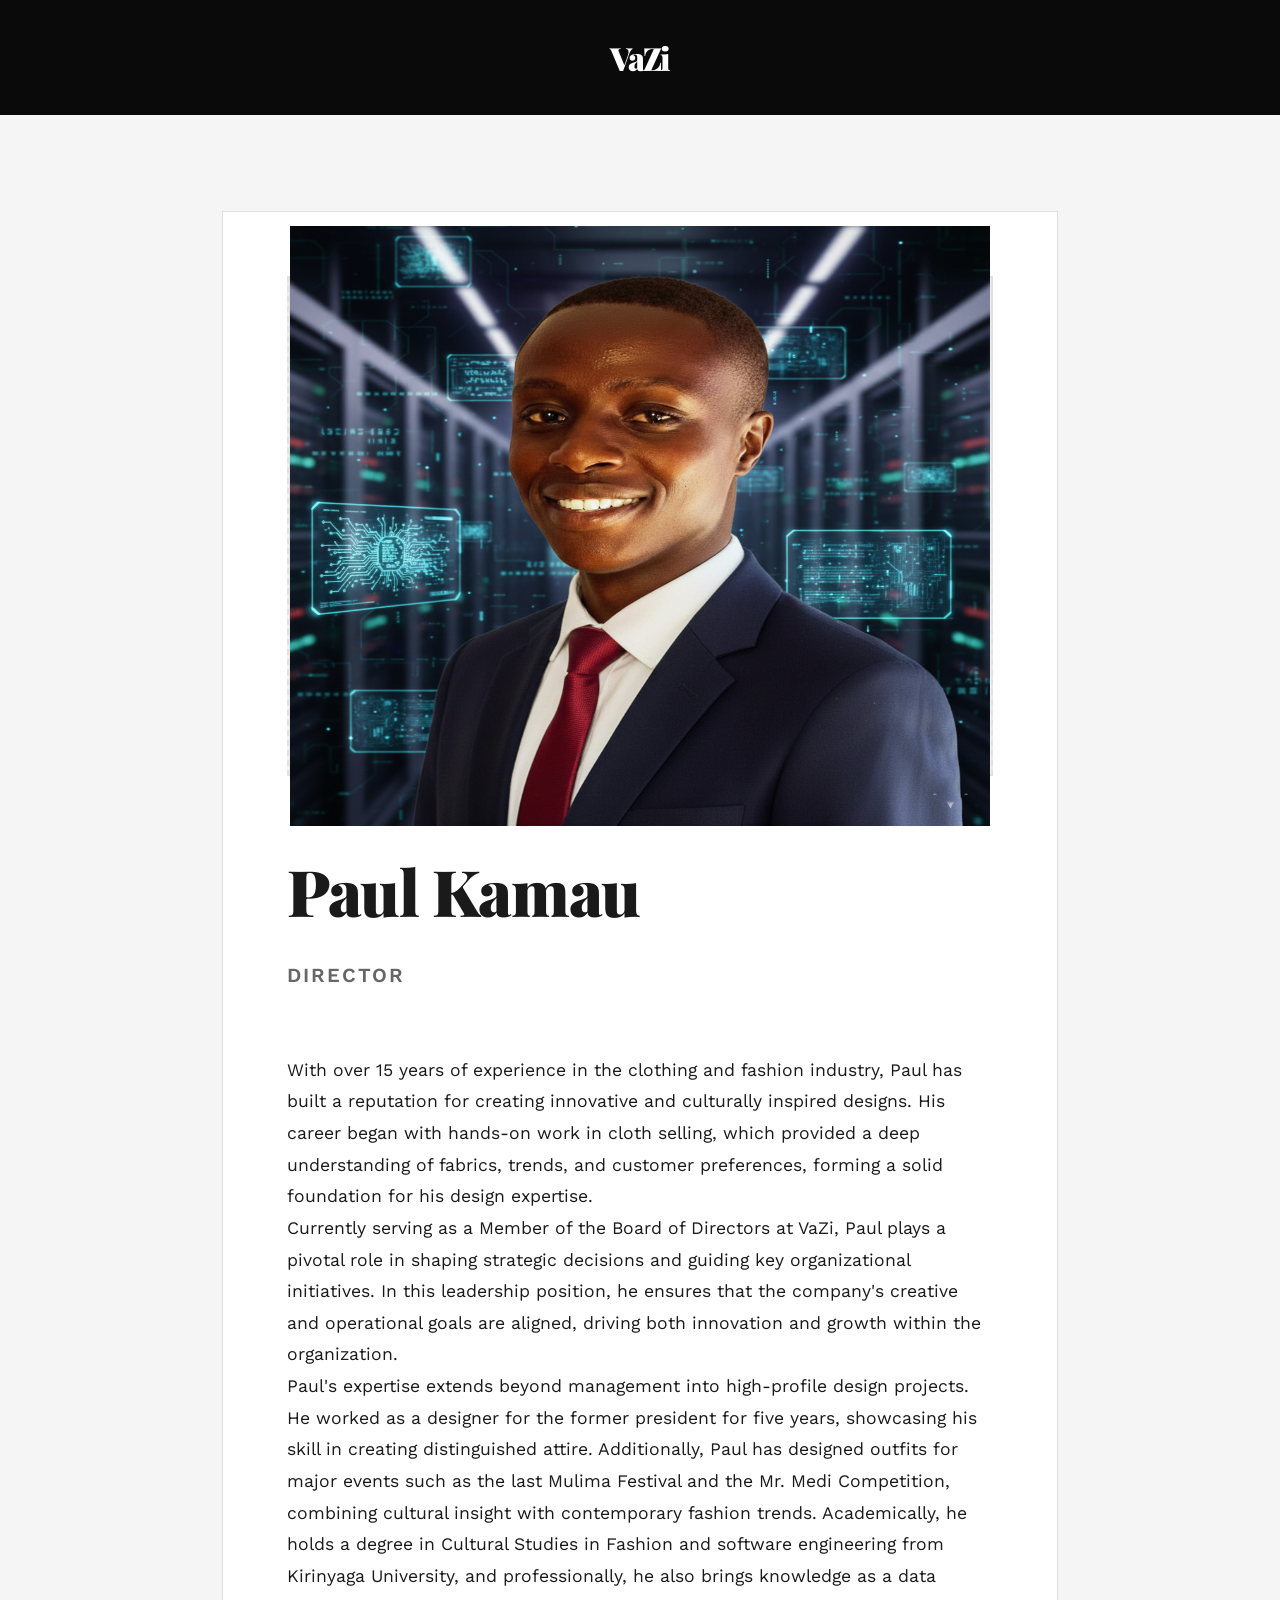
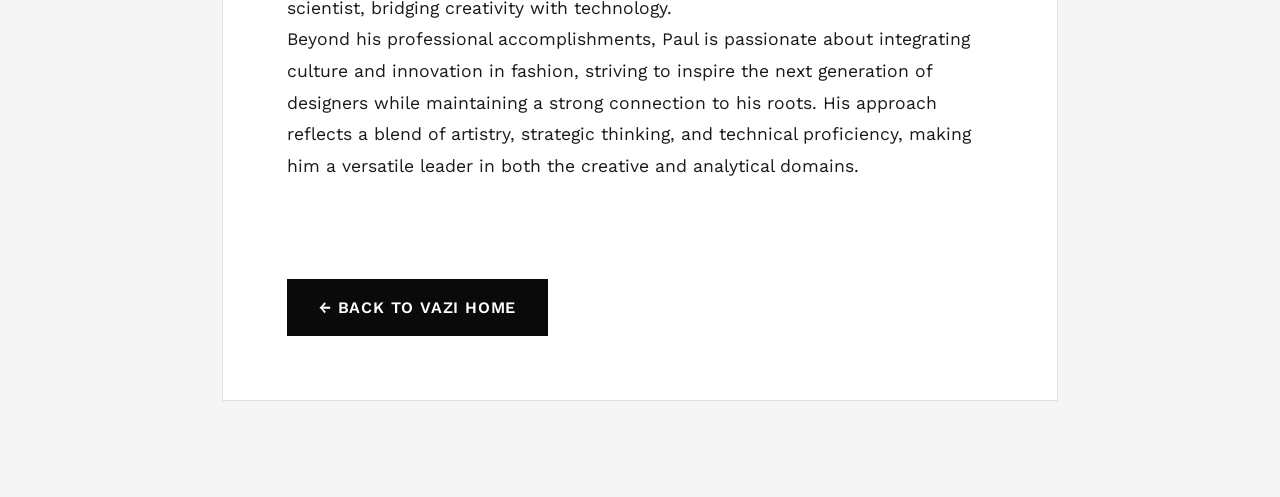
<file: profiles/director-1.html>
<!DOCTYPE html>
<html lang="en">
<head>
    <meta charset="UTF-8">
    <meta name="viewport" content="width=device-width, initial-scale=1.0">
    <title>Director Profile - VaZi</title>
    <!-- Link to shared stylesheet for consistent theming -->
    <link rel="stylesheet" href="../styles.css">
    <link rel="preconnect" href="https://fonts.googleapis.com">
    <link rel="preconnect" href="https://fonts.gstatic.com" crossorigin>
    <link href="https://fonts.googleapis.com/css2?family=Playfair+Display:wght@400;600;700;900&family=Work+Sans:wght@300;400;500;600&display=swap" rel="stylesheet">
</head>
<body class="profile-page director-profile">
    
    <!-- HEADER WITH BRANDING -->
    <header class="profile-header">
        <div class="logo">VaZi</div>
    </header>

    <!-- PROFILE CONTENT CONTAINER -->
    <div class="profile-container">
        <div class="profile-main">
            
            <!-- ==========================================
                 IMAGE SECTION
                 COLLABORATOR INSTRUCTIONS:
                 - Replace the placeholder with an actual image
                 - Method 1: Add inline style with background-image
                 - Method 2: Use <img> tag inside this div
                 - Recommended image size: 1200x500px minimum
                 ========================================== -->
            <div class="profile-image-wrapper">
                <div class="profile-image">
                    <!-- INSERT DIRECTOR IMAGE HERE -->
                    <!-- Example: <img src="images/director-1.jpg" alt="Director Name" style="width: 100%; height: 100%; object-fit: cover;"> -->
                    <img src="pkk.png" alt="image of Paul Kamau" height="600" width="700">
                </div>
            </div>

            <!-- ==========================================
                 NAME SECTION
                 COLLABORATOR INSTRUCTIONS:
                 - Replace with the director's full name
                 - Keep the <h1> tag for proper structure
                 ========================================== -->
            <h1 class="profile-name">
                Paul Kamau
            </h1>

            <!-- ==========================================
                 ROLE/TITLE SECTION
                 COLLABORATOR INSTRUCTIONS:
                 - Replace with official title
                 - Examples: "Director of Operations", "Director of Marketing", "Board Director"
                 ========================================== -->
            <p class="profile-role">
                Director 
            </p>

            <!-- ==========================================
                 BIOGRAPHY SECTION
                 COLLABORATOR INSTRUCTIONS:
                 - Add multiple <p> tags for paragraphs
                 - Suggested length: 2-4 paragraphs
                 - Include: Professional background, Role at VaZi, Expertise, Personal note
                 ========================================== -->
            <div class="profile-bio">
                <p>With over 15 years of experience in the clothing and fashion industry, 
   Paul has built a reputation for creating innovative and culturally inspired designs.
   His career began with hands-on work in cloth selling, which provided a deep understanding of 
   fabrics, trends, and customer preferences, forming a solid foundation for his design expertise.</p>

<p>Currently serving as a Member of the Board of Directors at VaZi, Paul plays a pivotal role in shaping 
   strategic decisions and guiding key organizational initiatives. In this leadership position,
   he ensures that the company's creative and operational goals are aligned, driving both 
   innovation and growth within the organization.</p>

<p>Paul's expertise extends beyond management into high-profile design projects.
   He worked as a designer for the former president for five years,
   showcasing his skill in creating distinguished attire. Additionally,
   Paul has designed outfits for major events such as the last Mulima Festival and the Mr.
   Medi Competition, combining cultural insight with contemporary fashion trends. Academically,
   he holds a degree in Cultural Studies in Fashion and software engineering from Kirinyaga University,
   and professionally, he also brings knowledge as a data scientist,
   bridging creativity with technology.</p> 

<p>Beyond his professional accomplishments,
   Paul is passionate about integrating culture and innovation in fashion,
   striving to inspire the next generation of designers while 
   maintaining a strong connection to his roots. His approach reflects a blend of artistry,
   strategic thinking, and technical proficiency, making him a versatile leader
   in both the creative and analytical domains.</p>
            </div>

            <!-- ==========================================
                 ADDITIONAL SECTIONS (OPTIONAL)
                 COLLABORATOR INSTRUCTIONS:
                 - Uncomment and fill sections as needed
                 - Customize based on what's relevant for this director
                 ========================================== -->
            
            <!-- EDUCATION SECTION -->
            <!--
            <div class="profile-section">
                <h3>Education</h3>
                <ul>
                    <li>Degree, University Name, Year</li>
                    <li>Certifications or additional qualifications</li>
                </ul>
            </div>
            -->

            <!-- EXPERTISE SECTION -->
            <!--
            <div class="profile-section">
                <h3>Areas of Expertise</h3>
                <ul>
                    <li>Expertise area 1</li>
                    <li>Expertise area 2</li>
                    <li>Expertise area 3</li>
                </ul>
            </div>
            -->

            <!-- PROFESSIONAL EXPERIENCE SECTION -->
            <!--
            <div class="profile-section">
                <h3>Professional Experience</h3>
                <ul>
                    <li>Position, Company Name, Years</li>
                    <li>Position, Company Name, Years</li>
                    <li>Position, Company Name, Years</li>
                </ul>
            </div>
            -->

            <!-- KEY ACHIEVEMENTS SECTION -->
            <!--
            <div class="profile-section">
                <h3>Key Achievements</h3>
                <ul>
                    <li>Achievement or milestone</li>
                    <li>Achievement or milestone</li>
                </ul>
            </div>
            -->

            <!-- PHILOSOPHY/APPROACH SECTION -->
            <!--
            <div class="profile-section">
                <h3>Professional Philosophy</h3>
                <p>Your approach to work, leadership style, or professional values...</p>
            </div>
            -->

            <!-- BACK TO HOME LINK -->
            <a href="../index.html" class="back-link">← Back to VaZi Home</a>

        </div>
    </div>

    <!-- ==========================================
         COLLABORATOR NOTES:
         
         FILE STRUCTURE:
         - This is Director 1's profile (director-1.html)
         - Files director-1.html through director-7.html have identical structure
         - Edit only the content sections marked with 
         - Keep file in /profiles/ folder
         
         STYLING NOTES:
         - Director profiles use light theme (white background)
         - Different from CEO profile which uses dark theme
         - Do NOT modify CSS classes
         - For color changes, edit :root variables in styles.css
         
         CONTENT GUIDELINES:
         - Focus on professional accomplishments
         - Highlight unique contributions to VaZi
         - Keep tone consistent with company brand
         - Maintain appropriate length (not too brief, not overly long)
         
         COLLABORATION TIPS:
         - Use version control (Git) to track changes
         - Communicate with team before making structural changes
         - Test locally before committing changes
         - Keep backups of your work
         
         IMAGE RECOMMENDATIONS:
         - Professional headshot or portrait
         - High resolution (at least 1200px wide)
         - Consistent lighting and style across all directors
         - Neutral or VaZi-branded background
         ========================================== -->

</body>
</html>
</file>
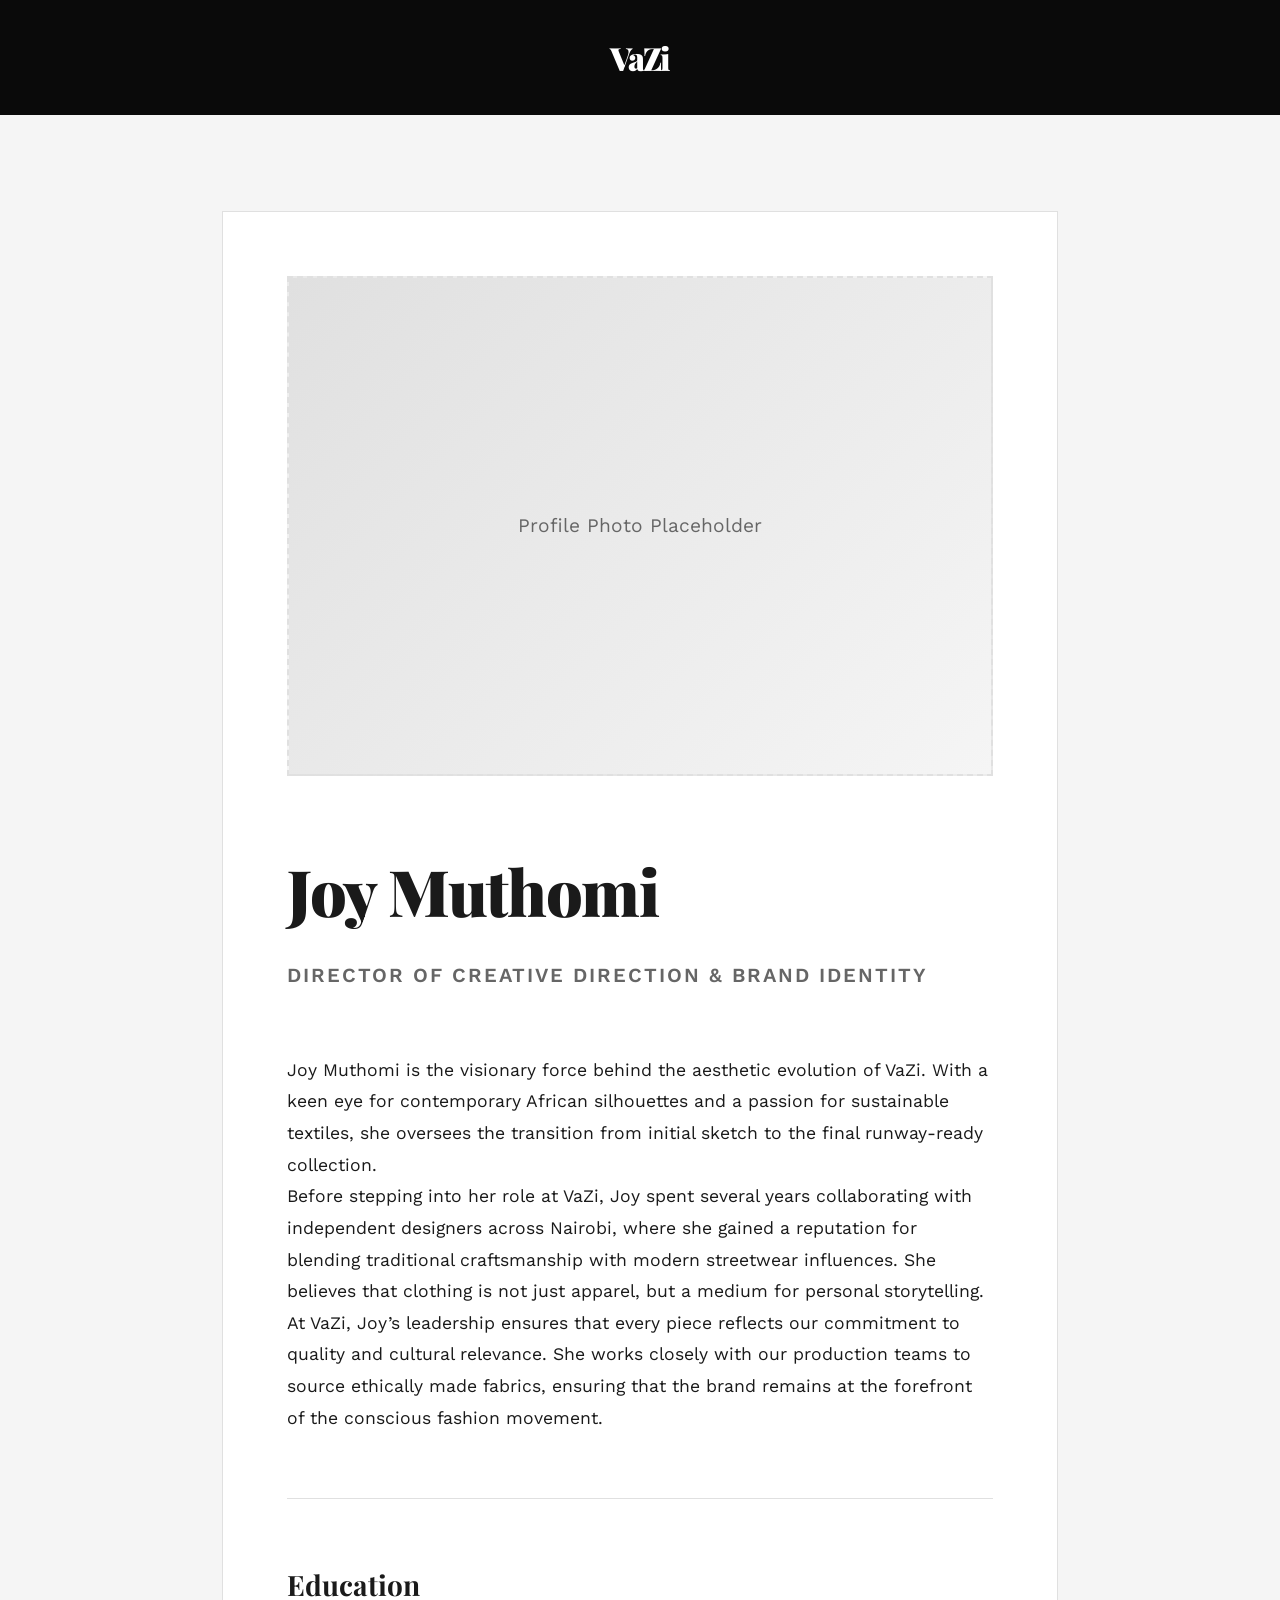
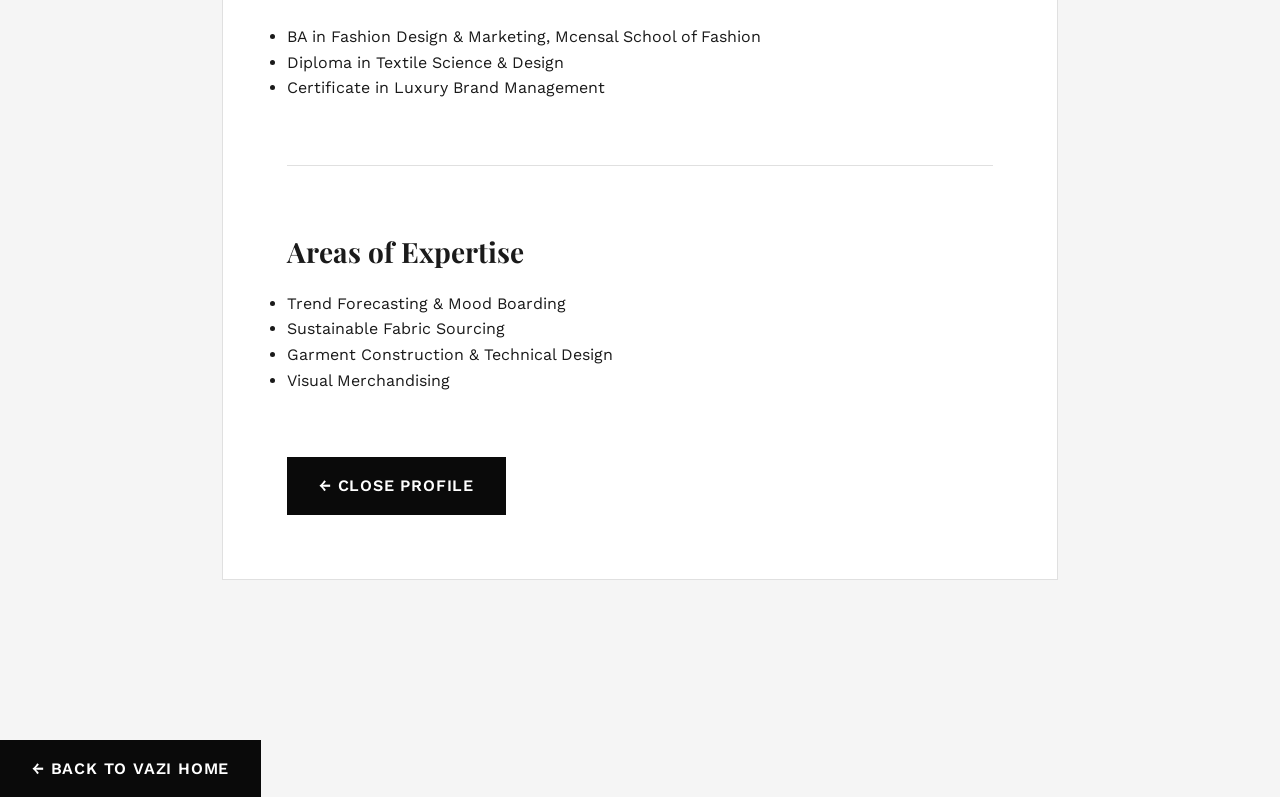
<file: profiles/director-3.html>
<!DOCTYPE html>
<html lang="en">
<head>
    <meta charset="UTF-8">
    <meta name="viewport" content="width=device-width, initial-scale=1.0">
    <title>Director Profile - VaZi</title>
    <link rel="stylesheet" href="../styles.css">
    <link href="https://fonts.googleapis.com/css2?family=Playfair+Display:wght@400;600;700;900&family=Work+Sans:wght@300;400;500;600&display=swap" rel="stylesheet">
</head>
<body class="profile-page">

    <header class="profile-header">
        <div class="logo">VaZi</div>
    </header>

    <main class="profile-container">
        <div class="profile-main">
            
            <div class="profile-image-wrapper">
                <div class="profile-image">
                    <span>Profile Photo Placeholder</span>
                </div>
            </div>

            <h1 class="profile-name">
                Joy Muthomi
            </h1>

            <p class="profile-role">
                Director of Creative Direction & Brand Identity
            </p>

           <div class="profile-bio">
                <p>Joy Muthomi is the visionary force behind the aesthetic evolution of VaZi. With a keen eye for contemporary African silhouettes and a passion for sustainable textiles, she oversees the transition from initial sketch to the final runway-ready collection.</p>
                <p>Before stepping into her role at VaZi, Joy spent several years collaborating with independent designers across Nairobi, where she gained a reputation for blending traditional craftsmanship with modern streetwear influences. She believes that clothing is not just apparel, but a medium for personal storytelling.</p>
                <p>At VaZi, Joy’s leadership ensures that every piece reflects our commitment to quality and cultural relevance. She works closely with our production teams to source ethically made fabrics, ensuring that the brand remains at the forefront of the conscious fashion movement.</p>
            </div>
            <div class="profile-section">
                <h3>Education</h3>
                <ul>
                    <li>BA in Fashion Design & Marketing, Mcensal School of Fashion</li>
                    <li>Diploma in Textile Science & Design</li>
                    <li>Certificate in Luxury Brand Management</li>
                </ul>
            </div>

            <div class="profile-section">
                <h3>Areas of Expertise</h3>
                <ul>
                    <li>Trend Forecasting & Mood Boarding</li>
                    <li>Sustainable Fabric Sourcing</li>
                    <li>Garment Construction & Technical Design</li>
                    <li>Visual Merchandising</li>
                </ul>
            </div>
            <a href="javascript:window.close();" class="back-link">← Close Profile</a>
        </div>
    </main>
    <!-- ==========================================
                 ADDITIONAL SECTIONS (NOt OPTIONAL)
                 COLLABORATOR INSTRUCTIONS:
                 - Uncomment and fill sections as needed
                 - Customize based on what's relevant for this director
                 ========================================== -->


            <!-- PROFESSIONAL EXPERIENCE SECTION -->
            <!--
            <div class="profile-section">
                <h3>Professional Experience</h3>
                <ul>
                    <li>Position, Company Name, Years</li>
                    <li>Position, Company Name, Years</li>
                    <li>Position, Company Name, Years</li>
                </ul>
            </div>
            -->

            <!-- KEY ACHIEVEMENTS SECTION -->
            <!--
            <div class="profile-section">
                <h3>Key Achievements</h3>
                <ul>
                    <li>Achievement or milestone</li>
                    <li>Achievement or milestone</li>
                </ul>
            </div>
            -->

            <!-- PHILOSOPHY/APPROACH SECTION -->
            <!--
            <div class="profile-section">
                <h3>Professional Philosophy</h3>
                <p>Your approach to work, leadership style, or professional values...</p>
            </div>
            -->

            <!-- BACK TO HOME LINK -->
            <a href="../index.html" class="back-link">← Back to VaZi Home</a>

        </div>
    </div>

    <!-- ==========================================
         COLLABORATOR NOTES:
         
         FILE STRUCTURE:
         - This is Director 3's profile (director-3.html)
         - Files director-1.html through director-7.html have identical structure
         - Edit only the content sections marked with 
         - Keep file in /profiles/ folder
         
         STYLING NOTES:
         - Director profiles use light theme (white background)
         - Different from CEO profile which uses dark theme
         - Do NOT modify CSS classes
         - For color changes, edit :root variables in styles.css
         
         CONTENT GUIDELINES:
         - Focus on professional accomplishments
         - Highlight unique contributions to VaZi
         - Keep tone consistent with company brand
         - Maintain appropriate length (not too brief, not overly long)
         
         COLLABORATION TIPS:
         - Use version control (Git) to track changes
         - Communicate with team before making structural changes
         - Test locally before committing changes
         - Keep backups of your work
         
         IMAGE RECOMMENDATIONS:
         - Professional headshot or portrait
         - High resolution (at least 1200px wide)
         - Consistent lighting and style across all directors
         - Neutral or VaZi-branded background
         ========================================== -->

</body>
</html>


</body>

</html>
</file>
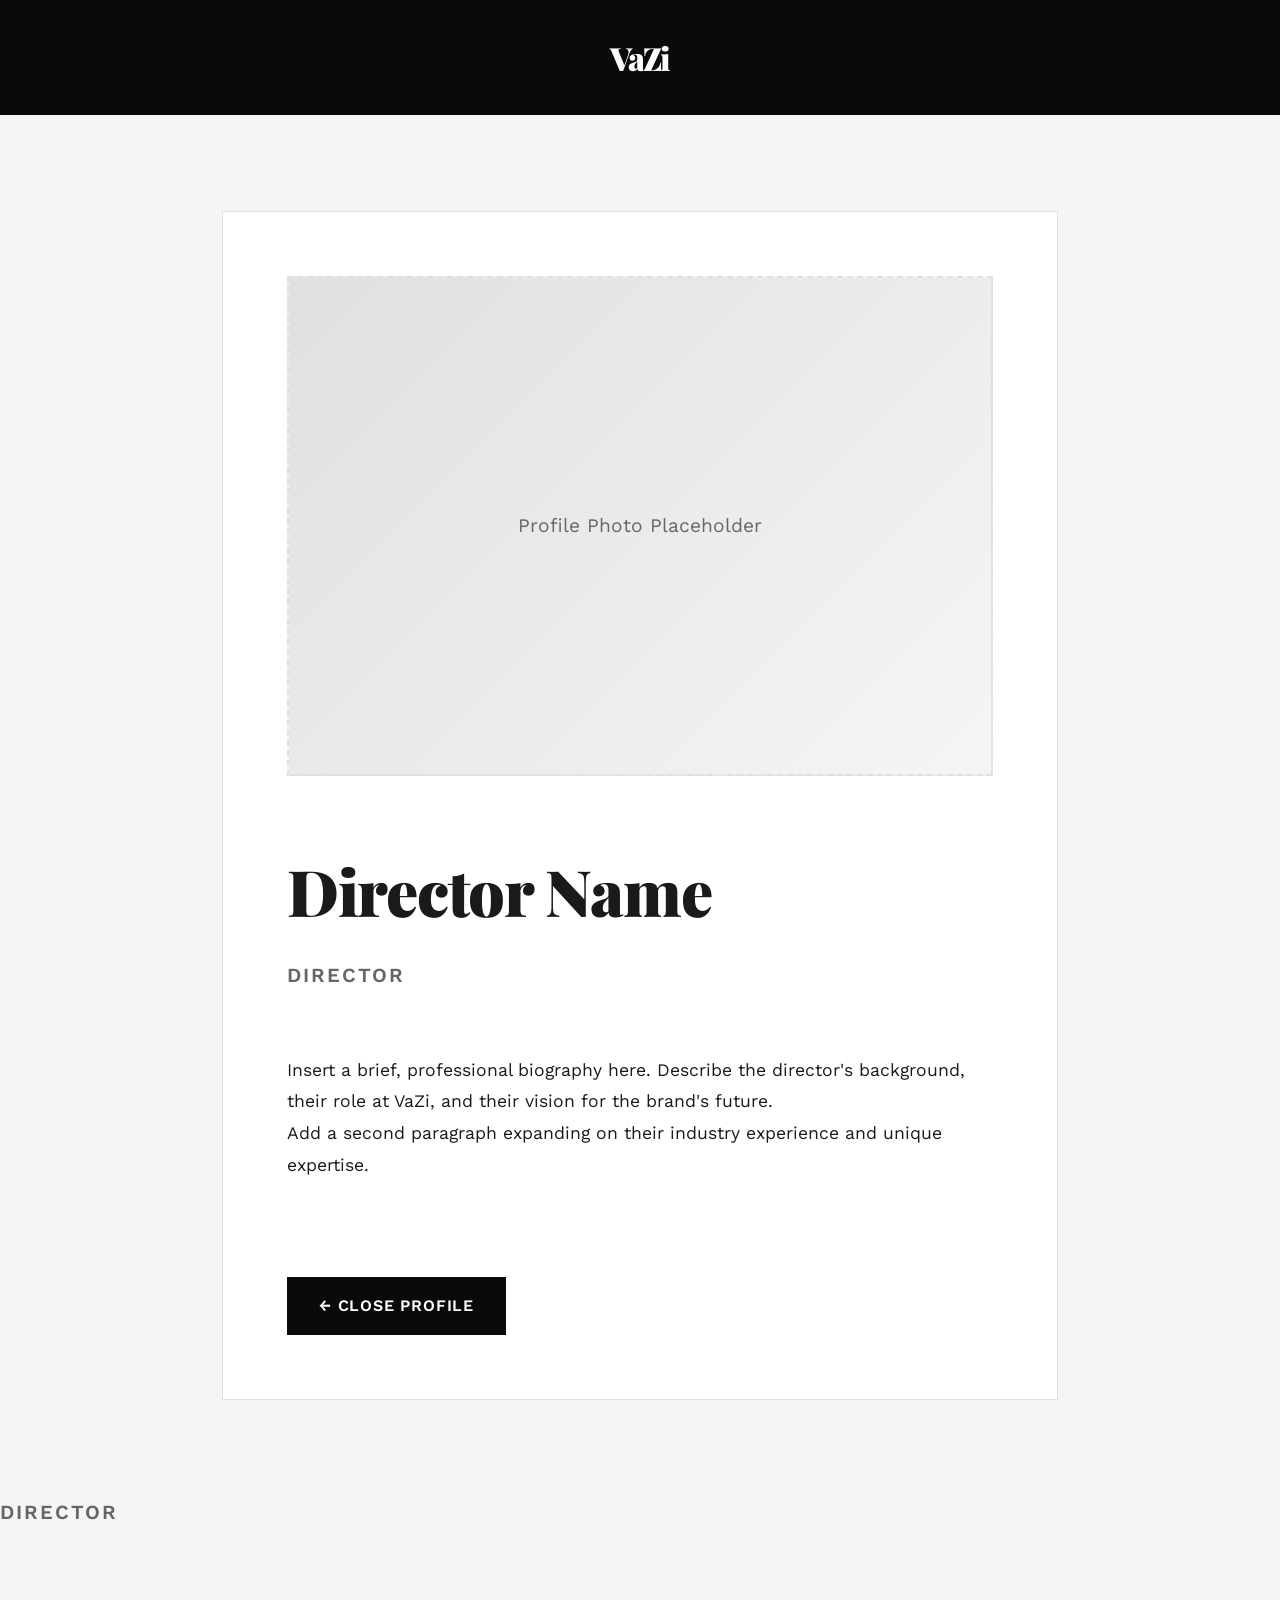
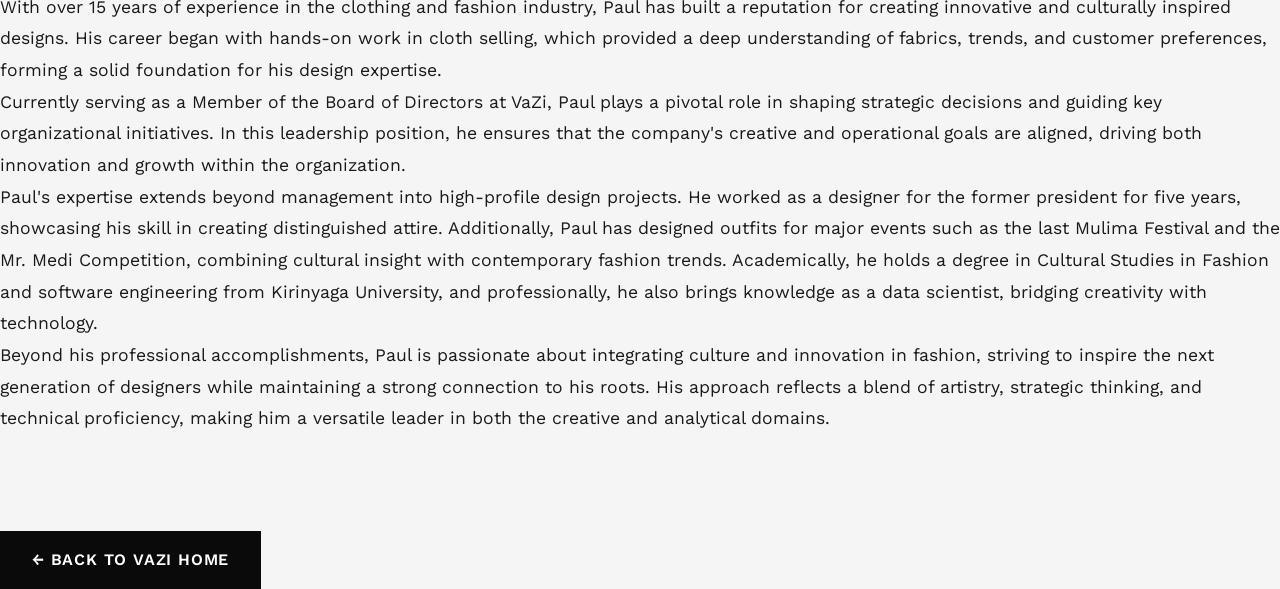
<file: profiles/director-4.html>
<!DOCTYPE html>
<html lang="en">
<head>
    <meta charset="UTF-8">
    <meta name="viewport" content="width=device-width, initial-scale=1.0">
    <title>Director Profile - VaZi</title>
    <link rel="stylesheet" href="../styles.css">
    <link href="https://fonts.googleapis.com/css2?family=Playfair+Display:wght@400;600;700;900&family=Work+Sans:wght@300;400;500;600&display=swap" rel="stylesheet">
</head>
<body class="profile-page">

    <header class="profile-header">
        <div class="logo">VaZi</div>
    </header>

    <main class="profile-container">
        <div class="profile-main">
            
            <div class="profile-image-wrapper">
                <div class="profile-image">
                    <span>Profile Photo Placeholder</span>
                </div>
            </div>

            <h1 class="profile-name">
                Director Name
            </h1>
            
            <div class="profile-role">
                Director
            </div>

            <div class="profile-bio">
                <p>Insert a brief, professional biography here. Describe the director's background, their role at VaZi, and their vision for the brand's future.</p>
                <p>Add a second paragraph expanding on their industry experience and unique expertise.</p>
            </div>

            <a href="javascript:window.close();" class="back-link">← Close Profile</a>
        </div>
    </main>
 <!-- ==========================================
                 ROLE/TITLE SECTION
                 COLLABORATOR INSTRUCTIONS:
                 - Replace with official title
                 - Examples: "Director of Operations", "Director of Marketing", "Board Director"
                 ========================================== -->
            <p class="profile-role">
                Director 
            </p>

            <!-- ==========================================
                 BIOGRAPHY SECTION
                 COLLABORATOR INSTRUCTIONS:
                 - Add multiple <p> tags for paragraphs
                 - Suggested length: 2-4 paragraphs
                 - Include: Professional background, Role at VaZi, Expertise, Personal note
                 ========================================== -->
            <div class="profile-bio">
                <p>With over 15 years of experience in the clothing and fashion industry, 
   Paul has built a reputation for creating innovative and culturally inspired designs.
   His career began with hands-on work in cloth selling, which provided a deep understanding of 
   fabrics, trends, and customer preferences, forming a solid foundation for his design expertise.</p>

<p>Currently serving as a Member of the Board of Directors at VaZi, Paul plays a pivotal role in shaping 
   strategic decisions and guiding key organizational initiatives. In this leadership position,
   he ensures that the company's creative and operational goals are aligned, driving both 
   innovation and growth within the organization.</p>

<p>Paul's expertise extends beyond management into high-profile design projects.
   He worked as a designer for the former president for five years,
   showcasing his skill in creating distinguished attire. Additionally,
   Paul has designed outfits for major events such as the last Mulima Festival and the Mr.
   Medi Competition, combining cultural insight with contemporary fashion trends. Academically,
   he holds a degree in Cultural Studies in Fashion and software engineering from Kirinyaga University,
   and professionally, he also brings knowledge as a data scientist,
   bridging creativity with technology.</p> 

<p>Beyond his professional accomplishments,
   Paul is passionate about integrating culture and innovation in fashion,
   striving to inspire the next generation of designers while 
   maintaining a strong connection to his roots. His approach reflects a blend of artistry,
   strategic thinking, and technical proficiency, making him a versatile leader
   in both the creative and analytical domains.</p>
            </div>

            <!-- ==========================================
                 ADDITIONAL SECTIONS (OPTIONAL)
                 COLLABORATOR INSTRUCTIONS:
                 - Uncomment and fill sections as needed
                 - Customize based on what's relevant for this director
                 ========================================== -->
            
            <!-- EDUCATION SECTION -->
            <!--
            <div class="profile-section">
                <h3>Education</h3>
                <ul>
                    <li>Degree, University Name, Year</li>
                    <li>Certifications or additional qualifications</li>
                </ul>
            </div>
            -->

            <!-- EXPERTISE SECTION -->
            <!--
            <div class="profile-section">
                <h3>Areas of Expertise</h3>
                <ul>
                    <li>Expertise area 1</li>
                    <li>Expertise area 2</li>
                    <li>Expertise area 3</li>
                </ul>
            </div>
            -->

            <!-- PROFESSIONAL EXPERIENCE SECTION -->
            <!--
            <div class="profile-section">
                <h3>Professional Experience</h3>
                <ul>
                    <li>Position, Company Name, Years</li>
                    <li>Position, Company Name, Years</li>
                    <li>Position, Company Name, Years</li>
                </ul>
            </div>
            -->

            <!-- KEY ACHIEVEMENTS SECTION -->
            <!--
            <div class="profile-section">
                <h3>Key Achievements</h3>
                <ul>
                    <li>Achievement or milestone</li>
                    <li>Achievement or milestone</li>
                </ul>
            </div>
            -->

            <!-- PHILOSOPHY/APPROACH SECTION -->
            <!--
            <div class="profile-section">
                <h3>Professional Philosophy</h3>
                <p>Your approach to work, leadership style, or professional values...</p>
            </div>
            -->

            <!-- BACK TO HOME LINK -->
            <a href="../index.html" class="back-link">← Back to VaZi Home</a>

        </div>
    </div>

    <!-- ==========================================
         COLLABORATOR NOTES:
         
         FILE STRUCTURE:
         - This is Director 4's profile (director-4.html)
         - Files director-2.html through director-6.html have identical structure
         - Edit only the content sections marked with 
         - Keep file in /profiles/ folder
         
         STYLING NOTES:
         - Director profiles use light theme (white background)
         - Different from CEO profile which uses dark theme
         - Do NOT modify CSS classes
         - For color changes, edit :root variables in styles.css
         
         CONTENT GUIDELINES:
         - Focus on professional accomplishments
         - Highlight unique contributions to VaZi
         - Keep tone consistent with company brand
         - Maintain appropriate length (not too brief, not overly long)
         
         COLLABORATION TIPS:
         - Use version control (Git) to track changes
         - Communicate with team before making structural changes
         - Test locally before committing changes
         - Keep backups of your work
         
         IMAGE RECOMMENDATIONS:
         - Professional headshot or portrait
         - High resolution (at least 1200px wide)
         - Consistent lighting and style across all directors
         - Neutral or VaZi-branded background
         ========================================== -->

</body>
</html>

</body>
</html>
</file>
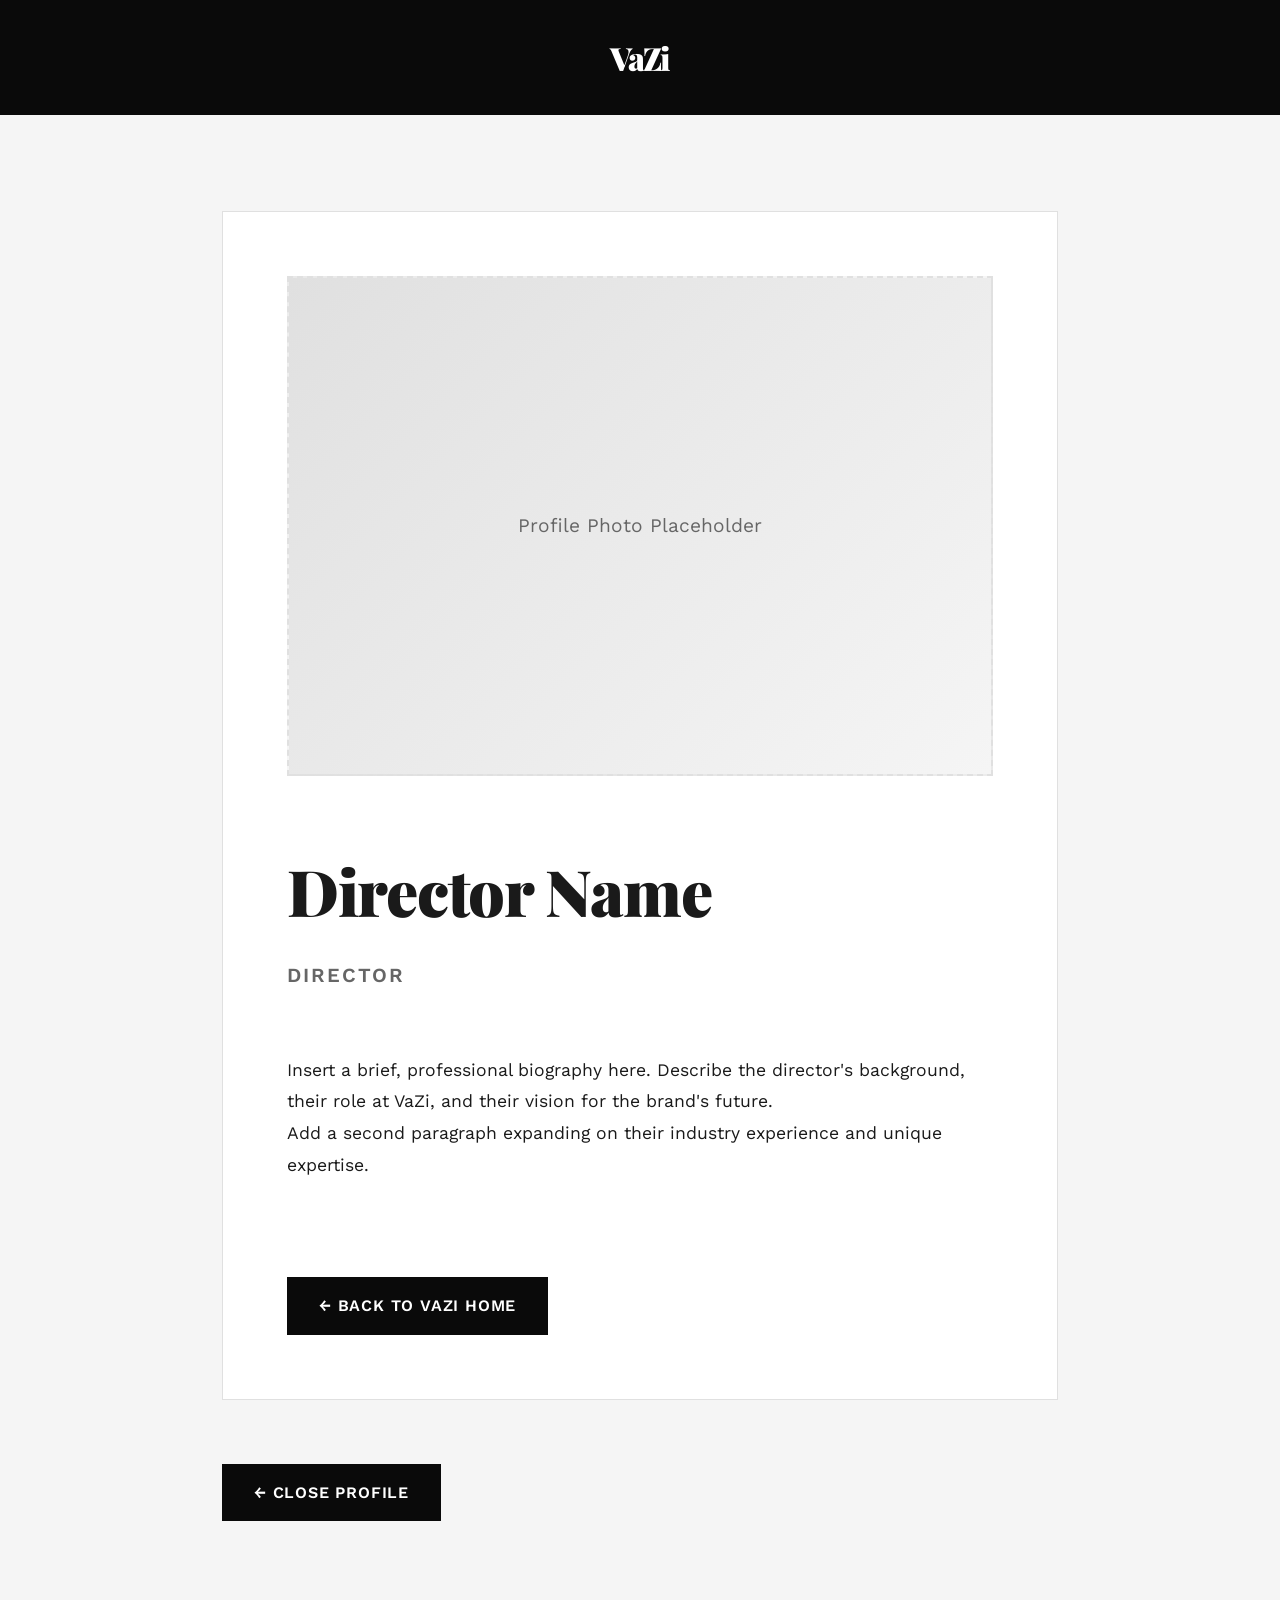
<file: profiles/director-5.html>
<!DOCTYPE html>
<html lang="en">
<head>
    <meta charset="UTF-8">
    <meta name="viewport" content="width=device-width, initial-scale=1.0">
    <title>Director Profile - VaZi</title>
    <link rel="stylesheet" href="../styles.css">
    <link href="https://fonts.googleapis.com/css2?family=Playfair+Display:wght@400;600;700;900&family=Work+Sans:wght@300;400;500;600&display=swap" rel="stylesheet">
</head>
<body class="profile-page">

    <header class="profile-header">
        <div class="logo">VaZi</div>
    </header>

    <main class="profile-container">
        <div class="profile-main">
            
            <div class="profile-image-wrapper">
                <div class="profile-image">
                    <span>Profile Photo Placeholder</span>
                </div>
            </div>

            <h1 class="profile-name">
                Director Name
            </h1>
            
            <div class="profile-role">
                Director
            </div>

            <div class="profile-bio">
                <p>Insert a brief, professional biography here. Describe the director's background, their role at VaZi, and their vision for the brand's future.</p>
                <p>Add a second paragraph expanding on their industry experience and unique expertise.</p>
            </div>
             <!-- ==========================================
                 ROLE/TITLE SECTION
                 COLLABORATOR INSTRUCTIONS:
                 - Replace with official title
                 - Examples: "Director of Operations", "Director of Marketing", "Board Director"
                 ========================================== -->
            
  <!-- ==========================================
                 BIOGRAPHY SECTION
                 COLLABORATOR INSTRUCTIONS:
                 - Add multiple <p> tags for paragraphs
                 - Suggested length: 2-4 paragraphs
                 - Include: Professional background, Role at VaZi, Expertise, Personal note
                 ========================================== -->
        

            <!-- ==========================================
                 ADDITIONAL SECTIONS 
                 COLLABORATOR INSTRUCTIONS:
                 - Uncomment and fill sections as needed
                 - Customize based on what's relevant for this director
                 ========================================== -->
            
            <!-- EDUCATION SECTION -->
            <!--
            <div class="profile-section">
                <h3>Education</h3>
                <ul>
                    <li>Degree, University Name, Year</li>
                    <li>Certifications or additional qualifications</li>
                </ul>
            </div>
            -->

            <!-- EXPERTISE SECTION -->
            <!--
            <div class="profile-section">
                <h3>Areas of Expertise</h3>
                <ul>
                    <li>Expertise area 1</li>
                    <li>Expertise area 2</li>
                    <li>Expertise area 3</li>
                </ul>
            </div>
            -->

            <!-- PROFESSIONAL EXPERIENCE SECTION -->
            <!--
            <div class="profile-section">
                <h3>Professional Experience</h3>
                <ul>
                    <li>Position, Company Name, Years</li>
                    <li>Position, Company Name, Years</li>
                    <li>Position, Company Name, Years</li>
                </ul>
            </div>
            -->

            <!-- KEY ACHIEVEMENTS SECTION -->
            <!--
            <div class="profile-section">
                <h3>Key Achievements</h3>
                <ul>
                    <li>Achievement or milestone</li>
                    <li>Achievement or milestone</li>
                </ul>
            </div>
            -->

            <!-- PHILOSOPHY/APPROACH SECTION -->
            <!--
            <div class="profile-section">
                <h3>Professional Philosophy</h3>
                <p>Your approach to work, leadership style, or professional values...</p>
            </div>
            -->

            <!-- BACK TO HOME LINK -->
            <a href="../index.html" class="back-link">← Back to VaZi Home</a>

        </div>
    </div>

    <!-- ==========================================
         COLLABORATOR NOTES:
         
         FILE STRUCTURE:
         - This is Director 5's profile (director-5.html)
         - Files director-1.html through director-7.html have identical structure
         - Edit only the content sections marked with 
         - Keep file in /profiles/ folder
         
         STYLING NOTES:
         - Director profiles use light theme (white background)
         - Different from CEO profile which uses dark theme
         - Do NOT modify CSS classes
         - For color changes, edit :root variables in styles.css
         
         CONTENT GUIDELINES:
         - Focus on professional accomplishments
         - Highlight unique contributions to VaZi
         - Keep tone consistent with company brand
         - Maintain appropriate length (not too brief, not overly long)
         
         COLLABORATION TIPS:
         - Use version control (Git) to track changes
         - Communicate with team before making structural changes
         - Test locally before committing changes
         - Keep backups of your work
         
         IMAGE RECOMMENDATIONS:
         - Professional headshot or portrait
         - High resolution (at least 1200px wide)
         - Consistent lighting and style across all directors
         - Neutral or VaZi-branded background
         ========================================== -->

</body>
</html>

</body>
</html>
            <a href="javascript:window.close();" class="back-link">← Close Profile</a>
        </div>
    </main>

</body>
</html>
</file>
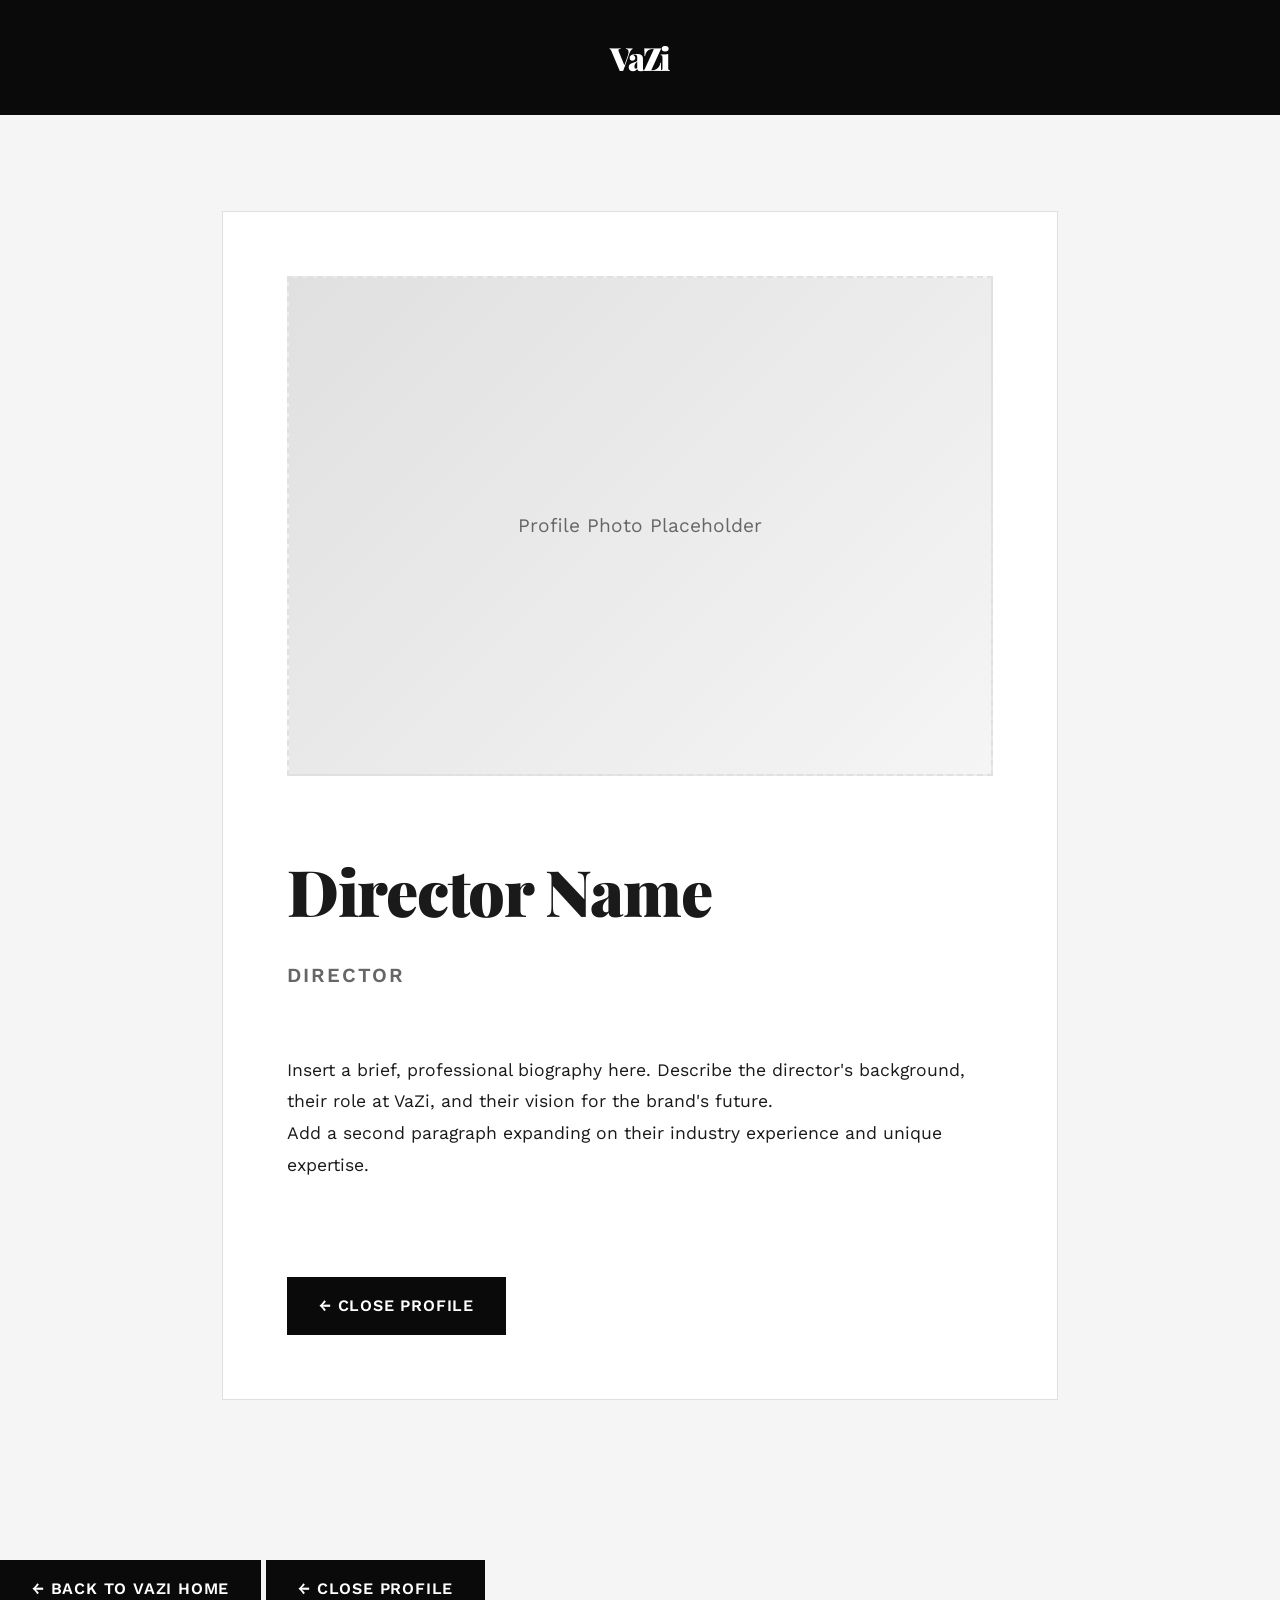
<file: profiles/director-6.html>
<!DOCTYPE html>
<html lang="en">
<head>
    <meta charset="UTF-8">
    <meta name="viewport" content="width=device-width, initial-scale=1.0">
    <title>Director Profile - VaZi</title>
    <link rel="stylesheet" href="../styles.css">
    <link href="https://fonts.googleapis.com/css2?family=Playfair+Display:wght@400;600;700;900&family=Work+Sans:wght@300;400;500;600&display=swap" rel="stylesheet">
</head>
<body class="profile-page">

    <header class="profile-header">
        <div class="logo">VaZi</div>
    </header>

    <main class="profile-container">
        <div class="profile-main">
            
            <div class="profile-image-wrapper">
                <div class="profile-image">
                    <span>Profile Photo Placeholder</span>
                </div>
            </div>

            <h1 class="profile-name">
                Director Name
            </h1>
            
            <div class="profile-role">
                Director
            </div>

            <div class="profile-bio">
                <p>Insert a brief, professional biography here. Describe the director's background, their role at VaZi, and their vision for the brand's future.</p>
                <p>Add a second paragraph expanding on their industry experience and unique expertise.</p>
            </div>

            <a href="javascript:window.close();" class="back-link">← Close Profile</a>
        </div>
    </main>
<!-- ==========================================
                 ADDITIONAL SECTIONS 
                 COLLABORATOR INSTRUCTIONS:
                 - Uncomment and fill sections as needed
                 - Customize based on what's relevant for this director
                 ========================================== -->
            
            <!-- EDUCATION SECTION -->
            <!--
            <div class="profile-section">
                <h3>Education</h3>
                <ul>
                    <li>Degree, University Name, Year</li>
                    <li>Certifications or additional qualifications</li>
                </ul>
            </div>
            -->

            <!-- EXPERTISE SECTION -->
            <!--
            <div class="profile-section">
                <h3>Areas of Expertise</h3>
                <ul>
                    <li>Expertise area 1</li>
                    <li>Expertise area 2</li>
                    <li>Expertise area 3</li>
                </ul>
            </div>
            -->

            <!-- PROFESSIONAL EXPERIENCE SECTION -->
            <!--
            <div class="profile-section">
                <h3>Professional Experience</h3>
                <ul>
                    <li>Position, Company Name, Years</li>
                    <li>Position, Company Name, Years</li>
                    <li>Position, Company Name, Years</li>
                </ul>
            </div>
            -->

            <!-- KEY ACHIEVEMENTS SECTION -->
            <!--
            <div class="profile-section">
                <h3>Key Achievements</h3>
                <ul>
                    <li>Achievement or milestone</li>
                    <li>Achievement or milestone</li>
                </ul>
            </div>
            -->

            <!-- PHILOSOPHY/APPROACH SECTION -->
            <!--
            <div class="profile-section">
                <h3>Professional Philosophy</h3>
                <p>Your approach to work, leadership style, or professional values...</p>
            </div>
            -->

            <!-- BACK TO HOME LINK -->
            <a href="../index.html" class="back-link">← Back to VaZi Home</a>

        </div>
    </div>

    <!-- ==========================================
         COLLABORATOR NOTES:
         
         FILE STRUCTURE:
         - This is Director 6's profile (director-6.html)
         - Files director-1.html through director-7.html have identical structure
         - Edit only the content sections marked with 
         - Keep file in /profiles/ folder
         
         STYLING NOTES:
         - Director profiles use light theme (white background)
         - Different from CEO profile which uses dark theme
         - Do NOT modify CSS classes
         - For color changes, edit :root variables in styles.css
         
         CONTENT GUIDELINES:
         - Focus on professional accomplishments
         - Highlight unique contributions to VaZi
         - Keep tone consistent with company brand
         - Maintain appropriate length (not too brief, not overly long)
         
         COLLABORATION TIPS:
         - Use version control (Git) to track changes
         - Communicate with team before making structural changes
         - Test locally before committing changes
         - Keep backups of your work
         
         IMAGE RECOMMENDATIONS:
         - Professional headshot or portrait
         - High resolution (at least 1200px wide)
         - Consistent lighting and style across all directors
         - Neutral or VaZi-branded background
         ========================================== -->

</body>
</html>

</body>
</html>
            <a href="javascript:window.close();" class="back-link">← Close Profile</a>
        </div>
    </main>

</body>
</html>
</body>
</html>
</file>
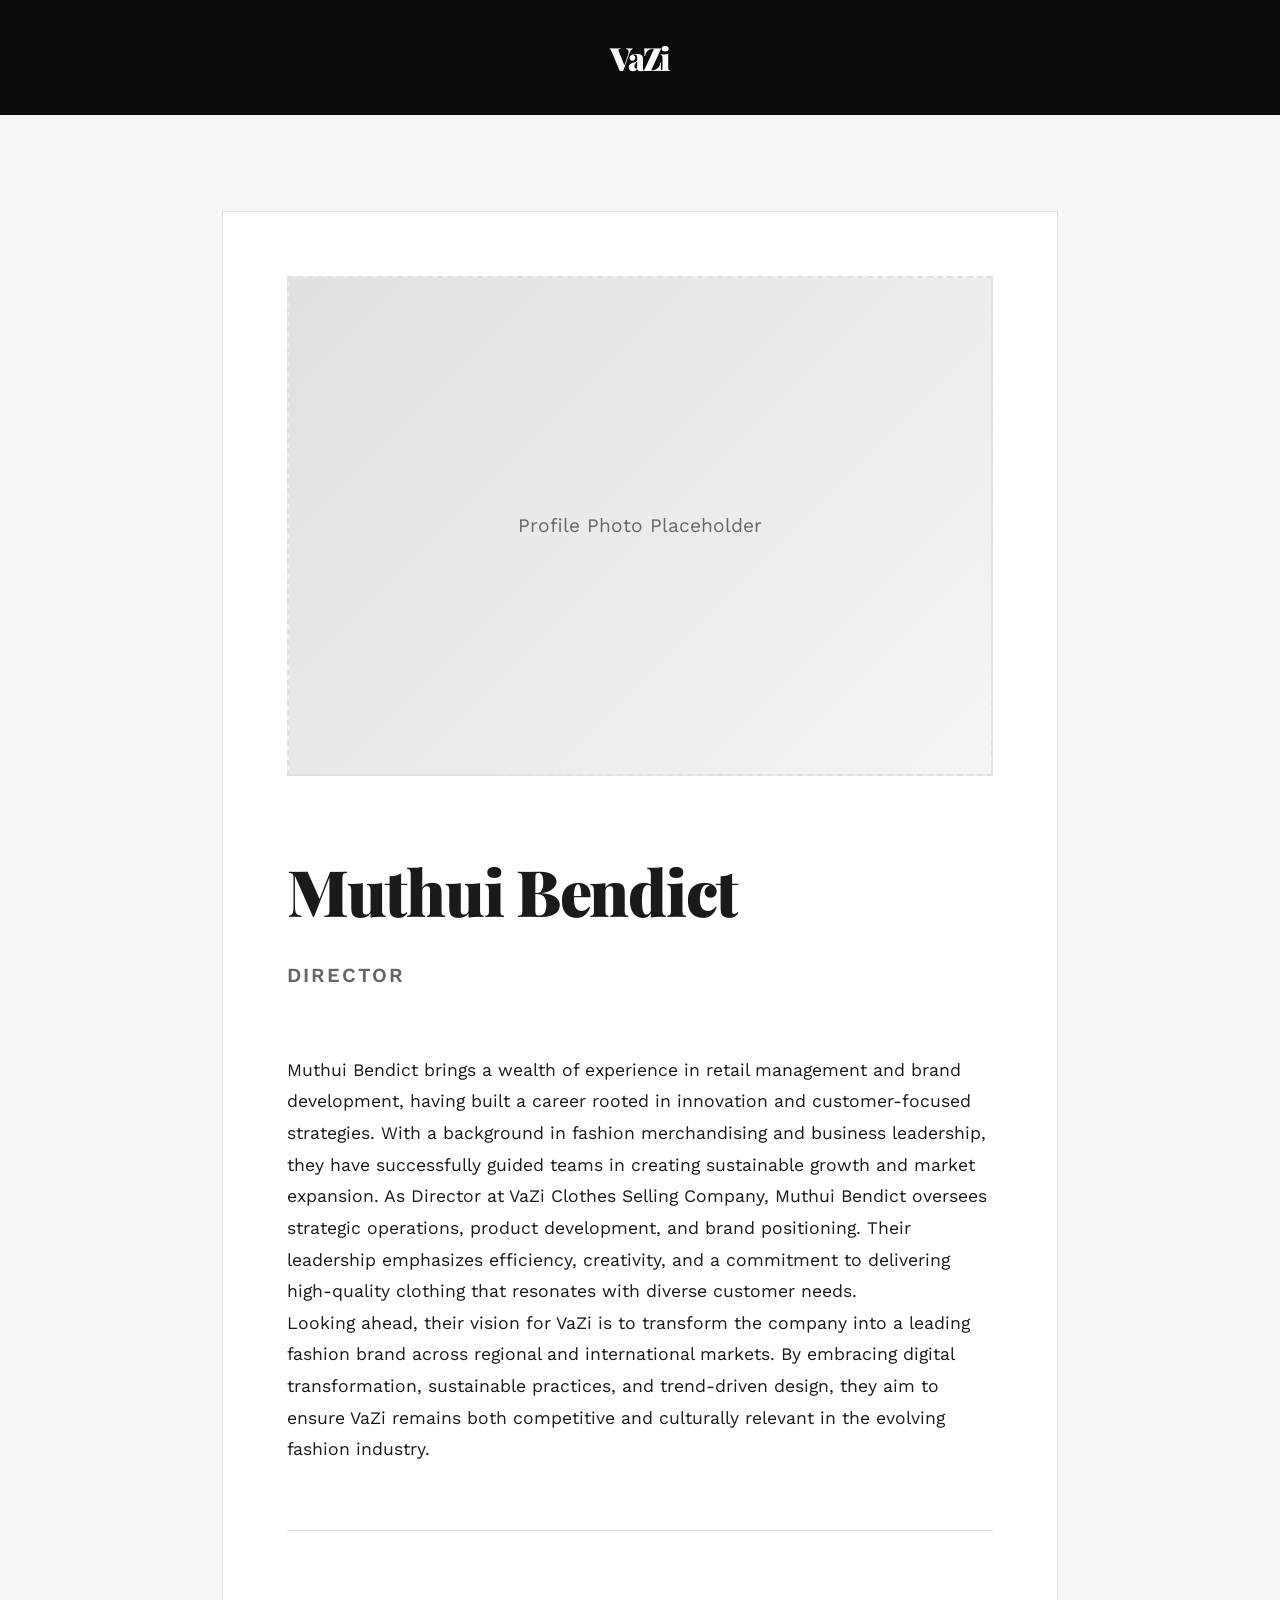
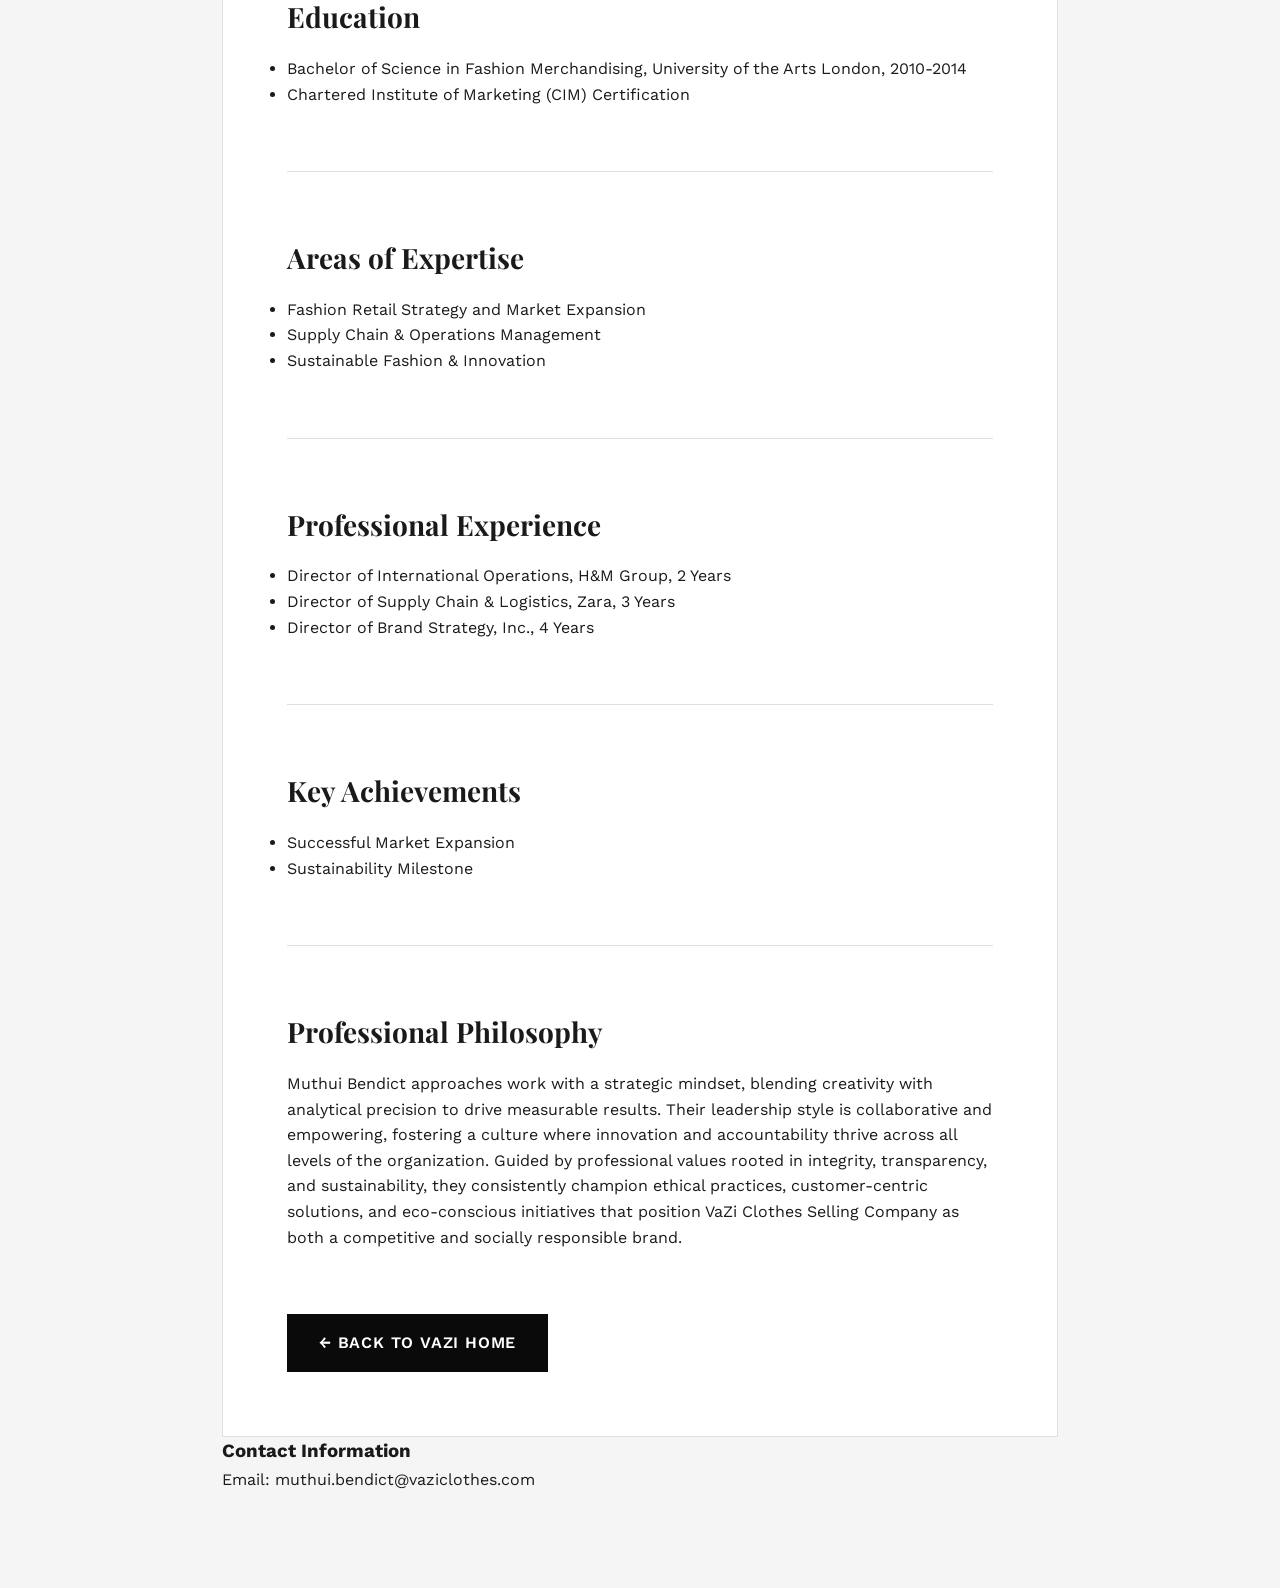
<file: profiles/director-7.html>
<!DOCTYPE html>
<html lang="en">
<head>
    <meta charset="UTF-8">
    <meta name="viewport" content="width=device-width, initial-scale=1.0">
    <title>Director Profile - VaZi</title>
    <link rel="stylesheet" href="../styles.css">
    <link href="https://fonts.googleapis.com/css2?family=Playfair+Display:wght@400;600;700;900&family=Work+Sans:wght@300;400;500;600&display=swap" rel="stylesheet">
</head>
<body class="profile-page">

    <header class="profile-header">
        <div class="logo">VaZi</div>
    </header>

    <main class="profile-container">
        <div class="profile-main">
            
            <div class="profile-image-wrapper">
                <div class="profile-image">
                    <span>Profile Photo Placeholder</span>
                </div>
            </div>

            <h1 class="profile-name">
                Muthui Bendict
            </h1>
            
            <div class="profile-role">
                Director
            </div>

            <div class="profile-bio">
                <p>Muthui Bendict brings a wealth of experience in retail management and brand development, having built a career rooted in innovation and customer-focused strategies. With a background in fashion merchandising and business leadership, they have successfully guided teams in creating sustainable growth and market expansion.
                    As Director at VaZi Clothes Selling Company, Muthui Bendict oversees strategic operations, product development, and brand positioning. Their leadership emphasizes efficiency, creativity, and a commitment to delivering high-quality clothing that resonates with diverse customer needs.
               </p>
                <p>Looking ahead, their vision for VaZi is to transform the company into a leading fashion brand across regional and international markets. By embracing digital transformation, sustainable practices, and trend-driven design, they aim to ensure VaZi remains both competitive and culturally relevant in the evolving fashion industry.</p>
            </div>

            
        
    
                <!-- ==========================================
                 ADDITIONAL SECTIONS 
                 COLLABORATOR INSTRUCTIONS:
                 - Uncomment and fill sections as needed
                 - Customize based on what's relevant for this director
                 ========================================== -->
            
            <!-- EDUCATION SECTION -->
            
            <div class="profile-section">
                <h3>Education</h3>
                <ul>
                    <li>Bachelor of Science in Fashion Merchandising, University of the Arts London, 2010-2014</li>
                    <li>Chartered Institute of Marketing (CIM) Certification</li>
                </ul>
            </div>
            

            <!-- EXPERTISE SECTION -->
            
            <div class="profile-section">
                <h3>Areas of Expertise</h3>
                <ul>
                    <li>Fashion Retail Strategy and Market Expansion</li>
                    <li>Supply Chain & Operations Management </li>
                    <li>Sustainable Fashion & Innovation</li>
                </ul>
            </div>
            

            <!-- PROFESSIONAL EXPERIENCE SECTION -->
            
            <div class="profile-section">
                <h3>Professional Experience</h3>
                <ul>
                    <li>Director of International Operations, H&M Group, 2 Years</li>
                    <li>Director of Supply Chain & Logistics, Zara, 3 Years</li>
                    <li>Director of Brand Strategy,  Inc., 4 Years</li>
                </ul>
            </div>
            

            <!-- KEY ACHIEVEMENTS SECTION -->
            
            <div class="profile-section">
                <h3>Key Achievements</h3>
                <ul>
                    <li>  Successful Market Expansion </li>
                    <li> Sustainability Milestone</li>
                </ul>
            </div>
            

            <!-- PHILOSOPHY/APPROACH SECTION -->
            
            <div class="profile-section">
                <h3>Professional Philosophy</h3>
                <p>Muthui Bendict approaches work with a strategic mindset, blending creativity with analytical precision to drive measurable results. Their leadership style is collaborative and empowering, fostering a culture where innovation and accountability thrive across all levels of the organization. Guided by professional values rooted in integrity, transparency, and sustainability, they consistently champion ethical practices, customer-centric solutions, and eco-conscious initiatives that position VaZi Clothes Selling Company as both a competitive and socially responsible brand.</p>
            </div>
            

            <!-- BACK TO HOME LINK -->
            <a href="../index.html" class="back-link">← Back to VaZi Home</a>

        </div>
        <div class="profile-sidebar">
            <div class="sidebar-section">
                <h3>Contact Information</h3>
                <p>Email: muthui.bendict@vaziclothes.com</p>
    </main>    
</body>
</html>
</file>
<file: styles.css>
/* ========================================
   VAZI - SHARED STYLESHEET
   Theme: Editorial Minimalism meets Modern Brutalism
   
   COLLABORATOR NOTES:
   - All theme colors are CSS variables (lines 10-20)
   - To change colors globally, edit :root variables only
   - Typography uses: Playfair Display (headings) + Work Sans (body)
   ======================================== */

:root {
    /* THEME COLORS - Edit these to change site-wide color scheme */
    --primary-color: #0a0a0a;           /* Deep black */
    --secondary-color: #f5f5f5;         /* Off-white */
    --accent-color: #ff3366;            /* Electric pink - VaZi signature */
    --accent-hover: #e62958;            /* Darker accent for interactions */
    --text-primary: #1a1a1a;            /* Primary text */
    --text-secondary: #666666;          /* Secondary text */
    --background-light: #fafafa;        /* Light background */
    --border-color: #e0e0e0;            /* Subtle borders */
    
    /* TYPOGRAPHY SCALE */
    --font-display: 'Playfair Display', Georgia, serif;
    --font-body: 'Work Sans', -apple-system, sans-serif;
    
    /* SPACING SYSTEM */
    --spacing-xs: 0.5rem;
    --spacing-sm: 1rem;
    --spacing-md: 2rem;
    --spacing-lg: 4rem;
    --spacing-xl: 6rem;
}

/* ========================================
   GLOBAL RESET & BASE STYLES
   ======================================== */

* {
    margin: 0;
    padding: 0;
    box-sizing: border-box;
}

html {
    scroll-behavior: smooth;
    font-size: 16px;
}

body {
    font-family: var(--font-body);
    color: var(--text-primary);
    background-color: var(--secondary-color);
    line-height: 1.6;
    overflow-x: hidden;
}

/* ========================================
   NAVIGATION BAR
   ======================================== */

.main-nav {
    position: fixed;
    top: 0;
    left: 0;
    right: 0;
    background: rgba(255, 255, 255, 0.95);
    backdrop-filter: blur(10px);
    z-index: 1000;
    border-bottom: 1px solid var(--border-color);
}

.nav-container {
    max-width: 1400px;
    margin: 0 auto;
    padding: 1.5rem 2rem;
    display: flex;
    justify-content: space-between;
    align-items: center;
}

.logo {
    font-family: var(--font-display);
    font-size: 2rem;
    font-weight: 900;
    letter-spacing: -0.05em;
    color: var(--primary-color);
}

.nav-links {
    display: flex;
    list-style: none;
    gap: 3rem;
}

.nav-link {
    text-decoration: none;
    color: var(--text-primary);
    font-weight: 500;
    font-size: 0.95rem;
    letter-spacing: 0.05em;
    text-transform: uppercase;
    transition: color 0.3s ease;
    position: relative;
}

.nav-link::after {
    content: '';
    position: absolute;
    bottom: -5px;
    left: 0;
    width: 0;
    height: 2px;
    background: var(--accent-color);
    transition: width 0.3s ease;
}

.nav-link:hover,
.nav-link.active {
    color: var(--accent-color);
}

.nav-link:hover::after,
.nav-link.active::after {
    width: 100%;
}

/* ========================================
   SECTION BASE STYLES
   ======================================== */

section {
    min-height: 100vh;
    padding: var(--spacing-xl) var(--spacing-md);
}

.content-container {
    max-width: 1400px;
    margin: 0 auto;
}

.section-title {
    font-family: var(--font-display);
    font-size: clamp(3rem, 8vw, 6rem);
    font-weight: 900;
    letter-spacing: -0.03em;
    margin-bottom: var(--spacing-lg);
    line-height: 0.9;
}

/* ========================================
   HOME SECTION
   ======================================== */

.section-home {
    background: linear-gradient(135deg, var(--secondary-color) 0%, #ffffff 100%);
    padding-top: 120px;
}

.hero-container {
    min-height: 70vh;
    display: flex;
    align-items: center;
    justify-content: center;
    position: relative;
}

.hero-text {
    text-align: left;
}

.hero-title {
    font-family: var(--font-display);
    font-size: clamp(4rem, 12vw, 10rem);
    font-weight: 900;
    line-height: 0.85;
    letter-spacing: -0.05em;
    margin-bottom: var(--spacing-md);
}

.title-line {
    display: block;
    opacity: 0;
    transform: translateY(50px);
    animation: slideUp 0.8s ease forwards;
}

.title-line:nth-child(1) {
    animation-delay: 0.1s;
}

.title-line:nth-child(2) {
    animation-delay: 0.3s;
    color: var(--accent-color);
}

.title-line:nth-child(3) {
    animation-delay: 0.5s;
}

@keyframes slideUp {
    to {
        opacity: 1;
        transform: translateY(0);
    }
}

.hero-subtitle {
    font-size: 1.25rem;
    color: var(--text-secondary);
    max-width: 600px;
    font-weight: 300;
    margin-top: var(--spacing-md);
    opacity: 0;
    animation: fadeIn 0.8s ease 0.8s forwards;
}

@keyframes fadeIn {
    to {
        opacity: 1;
    }
}

/* ========================================
   TEAM SECTION (Leadership Grid)
   ======================================== */

.team-section {
    margin-top: var(--spacing-xl);
    padding: var(--spacing-xl) 0;
}

.team-grid {
    display: grid;
    grid-template-columns: repeat(auto-fit, minmax(280px, 1fr));
    gap: 2.5rem;
    margin-top: var(--spacing-lg);
}

.team-card {
    background: white;
    border: 1px solid var(--border-color);
    cursor: pointer;
    transition: all 0.4s cubic-bezier(0.4, 0, 0.2, 1);
    position: relative;
    opacity: 0;
    transform: translateY(30px);
}

.team-card.revealed {
    opacity: 1;
    transform: translateY(0);
}

.team-card:hover {
    transform: translateY(-10px);
    box-shadow: 0 20px 40px rgba(0, 0, 0, 0.1);
    border-color: var(--accent-color);
}

/* CEO CARD - Distinguished Styling */
.ceo-card {
    grid-column: span 2;
    background: linear-gradient(135deg, var(--primary-color) 0%, #2a2a2a 100%);
    color: white;
}

.ceo-card .card-name,
.ceo-card .card-role {
    color: white;
}

.ceo-card .profile-btn {
    background: var(--accent-color);
    color: white;
}

.ceo-card .profile-btn:hover {
    background: var(--accent-hover);
}

.ceo-card .role-badge {
    background: var(--accent-color);
}

/* Card Image Wrapper */
.card-image-wrapper {
    width: 100%;
    overflow: hidden;
}

.card-image {
    width: 100%;
    height: 320px;
    background: linear-gradient(135deg, #e0e0e0 0%, #f5f5f5 100%);
    display: flex;
    align-items: center;
    justify-content: center;
    position: relative;
    transition: transform 0.4s ease;
}

.ceo-image {
    height: 400px;
    background: linear-gradient(135deg, #3a3a3a 0%, #1a1a1a 100%);
}

.team-card:hover .card-image {
    transform: scale(1.05);
}

.role-badge {
    position: absolute;
    top: 20px;
    right: 20px;
    background: var(--primary-color);
    color: white;
    padding: 0.5rem 1rem;
    font-size: 0.75rem;
    font-weight: 600;
    letter-spacing: 0.1em;
    text-transform: uppercase;
}

/* Card Content */
.card-content {
    padding: var(--spacing-md);
}

.card-name {
    font-family: var(--font-display);
    font-size: 1.5rem;
    font-weight: 700;
    margin-bottom: 0.5rem;
    letter-spacing: -0.02em;
}

.card-role {
    color: var(--text-secondary);
    font-size: 0.95rem;
    margin-bottom: var(--spacing-sm);
    text-transform: uppercase;
    letter-spacing: 0.05em;
    font-weight: 500;
}

.profile-btn {
    background: var(--primary-color);
    color: white;
    border: none;
    padding: 0.875rem 2rem;
    font-family: var(--font-body);
    font-size: 0.9rem;
    font-weight: 600;
    letter-spacing: 0.05em;
    text-transform: uppercase;
    cursor: pointer;
    transition: all 0.3s ease;
    width: 100%;
}

.profile-btn:hover {
    background: var(--accent-color);
    transform: translateX(5px);
}

/* ========================================
   ABOUT SECTION
   ======================================== */

.section-about {
    background: white;
    border-top: 1px solid var(--border-color);
}

.about-layout {
    display: grid;
    grid-template-columns: 1.2fr 0.8fr;
    gap: var(--spacing-xl);
    align-items: center;
}

.about-text {
    max-width: 800px;
}

.lead-text {
    font-size: 1.5rem;
    font-weight: 300;
    line-height: 1.4;
    margin-bottom: var(--spacing-md);
    color: var(--text-primary);
}

.about-content p {
    margin-bottom: var(--spacing-sm);
    color: var(--text-secondary);
    font-size: 1.05rem;
}

.values-grid {
    display: grid;
    grid-template-columns: repeat(auto-fit, minmax(200px, 1fr));
    gap: var(--spacing-md);
    margin-top: var(--spacing-lg);
}

.value-item {
    border-left: 3px solid var(--accent-color);
    padding-left: var(--spacing-sm);
    opacity: 0;
    transform: translateX(-20px);
    transition: all 0.5s ease;
}

.value-item.revealed {
    opacity: 1;
    transform: translateX(0);
}

.value-item h3 {
    font-family: var(--font-display);
    font-size: 1.25rem;
    margin-bottom: 0.5rem;
}

.value-item p {
    font-size: 0.95rem;
    color: var(--text-secondary);
}

.about-visual {
    height: 600px;
    position: relative;
}

.visual-accent {
    width: 100%;
    height: 100%;
    background: linear-gradient(135deg, var(--accent-color) 0%, var(--accent-hover) 100%);
    clip-path: polygon(0 15%, 100% 0, 100% 85%, 0 100%);
}

/* ========================================
   GALLERY SECTION
   ======================================== */

.section-gallery {
    background: var(--background-light);
}

.gallery-grid {
    display: grid;
    grid-template-columns: repeat(auto-fit, minmax(300px, 1fr));
    gap: 1.5rem;
    margin-top: var(--spacing-lg);
}

.gallery-item {
    background: white;
    overflow: hidden;
    border: 1px solid var(--border-color);
    transition: all 0.4s ease;
    opacity: 0;
    transform: scale(0.95);
}

.gallery-item.revealed {
    opacity: 1;
    transform: scale(1);
}

.gallery-item:hover {
    transform: translateY(-5px);
    box-shadow: 0 15px 30px rgba(0, 0, 0, 0.1);
}

.item-large {
    grid-row: span 2;
}

.item-wide {
    grid-column: span 2;
}

.gallery-image {
    width: 100%;
    height: 300px;
    background: linear-gradient(135deg, #f0f0f0 0%, #e5e5e5 100%);
    position: relative;
    overflow: hidden;
}

.item-large .gallery-image {
    height: 100%;
}

.image-overlay {
    position: absolute;
    inset: 0;
    background: linear-gradient(to bottom, transparent 0%, rgba(0, 0, 0, 0.7) 100%);
    display: flex;
    align-items: flex-end;
    padding: var(--spacing-md);
    opacity: 0;
    transition: opacity 0.3s ease;
}

.gallery-item:hover .image-overlay {
    opacity: 1;
}

.category-tag {
    color: white;
    font-size: 0.85rem;
    font-weight: 600;
    letter-spacing: 0.1em;
    text-transform: uppercase;
    background: var(--accent-color);
    padding: 0.5rem 1rem;
}

.gallery-info {
    padding: var(--spacing-sm) var(--spacing-md);
}

.gallery-info h3 {
    font-family: var(--font-display);
    font-size: 1.25rem;
    margin-bottom: 0.25rem;
}

.gallery-info p {
    color: var(--text-secondary);
    font-size: 0.9rem;
}

/* ========================================
   CONTACT SECTION
   ======================================== */

.section-contact {
    background: white;
    border-top: 1px solid var(--border-color);
}

.contact-layout {
    display: grid;
    grid-template-columns: 1fr 1fr;
    gap: var(--spacing-xl);
}

.contact-details {
    margin-top: var(--spacing-lg);
}

.contact-item {
    margin-bottom: var(--spacing-md);
    padding-bottom: var(--spacing-md);
    border-bottom: 1px solid var(--border-color);
}

.contact-item:last-child {
    border-bottom: none;
}

.contact-item h3 {
    font-family: var(--font-display);
    font-size: 1.1rem;
    margin-bottom: 0.5rem;
}

.contact-item p {
    color: var(--text-secondary);
}

/* Contact Form */
.contact-form-wrapper {
    background: var(--background-light);
    padding: var(--spacing-lg);
    border: 1px solid var(--border-color);
}

.form-group {
    margin-bottom: var(--spacing-md);
}

.form-group label {
    display: block;
    font-weight: 600;
    margin-bottom: 0.5rem;
    text-transform: uppercase;
    font-size: 0.85rem;
    letter-spacing: 0.05em;
}

.form-group input,
.form-group textarea {
    width: 100%;
    padding: 1rem;
    border: 1px solid var(--border-color);
    background: white;
    font-family: var(--font-body);
    font-size: 1rem;
    transition: border-color 0.3s ease;
}

.form-group input:focus,
.form-group textarea:focus {
    outline: none;
    border-color: var(--accent-color);
}

.submit-btn {
    background: var(--primary-color);
    color: white;
    border: none;
    padding: 1rem 3rem;
    font-family: var(--font-body);
    font-size: 1rem;
    font-weight: 600;
    letter-spacing: 0.05em;
    text-transform: uppercase;
    cursor: pointer;
    transition: all 0.3s ease;
    width: 100%;
}

.submit-btn:hover {
    background: var(--accent-color);
    transform: translateY(-2px);
}

/* ========================================
   FOOTER
   ======================================== */

.site-footer {
    background: var(--primary-color);
    color: white;
    padding: var(--spacing-lg) var(--spacing-md);
}

.footer-content {
    display: grid;
    grid-template-columns: 1fr 1fr 1fr;
    gap: var(--spacing-md);
    align-items: center;
}

.footer-brand h3 {
    font-family: var(--font-display);
    font-size: 2rem;
    font-weight: 900;
    margin-bottom: 0.5rem;
}

.footer-brand p {
    color: rgba(255, 255, 255, 0.7);
}

.footer-links {
    display: flex;
    gap: var(--spacing-md);
    justify-content: center;
}

.footer-links a {
    color: white;
    text-decoration: none;
    font-size: 0.9rem;
    text-transform: uppercase;
    letter-spacing: 0.05em;
    transition: color 0.3s ease;
}

.footer-links a:hover {
    color: var(--accent-color);
}

.footer-copy {
    text-align: right;
}

.footer-copy p {
    color: rgba(255, 255, 255, 0.5);
    font-size: 0.85rem;
}

/* ========================================
   RESPONSIVE DESIGN
   ======================================== */

@media (max-width: 1024px) {
    .nav-links {
        gap: 2rem;
    }
    
    .ceo-card {
        grid-column: span 1;
    }
    
    .about-layout,
    .contact-layout {
        grid-template-columns: 1fr;
    }
    
    .item-wide {
        grid-column: span 1;
    }
}

@media (max-width: 768px) {
    .nav-container {
        flex-direction: column;
        gap: 1rem;
    }
    
    .nav-links {
        gap: 1rem;
    }
    
    .team-grid {
        grid-template-columns: 1fr;
    }
    
    .gallery-grid {
        grid-template-columns: 1fr;
    }
    
    .item-large {
        grid-row: span 1;
    }
    
    .footer-content {
        grid-template-columns: 1fr;
        text-align: center;
    }
    
    .footer-links {
        flex-direction: column;
    }
    
    .footer-copy {
        text-align: center;
    }
}

/* ========================================
   PROFILE PAGES - SHARED CLASSES
   These classes will be used in both CEO and Director profiles
   ======================================== */

.profile-page {
    min-height: 100vh;
    background: var(--secondary-color);
}

.profile-page.ceo-profile {
    background: var(--primary-color);
}

.profile-header {
    background: var(--primary-color);
    color: white;
    padding: var(--spacing-md);
    text-align: center;
}

.profile-page.ceo-profile .profile-header {
    background: var(--primary-color);
    border-bottom: 2px solid var(--accent-color);
    box-shadow: 0 8px 20px rgba(0, 0, 0, 0.6);
}

.profile-header .logo {
    color: white;
}

.profile-container {
    max-width: 900px;
    margin: 0 auto;
    padding: var(--spacing-xl) var(--spacing-md);
}

.profile-page.ceo-profile .profile-container {
    padding: var(--spacing-xl) var(--spacing-md);
}

.profile-main {
    background: white;
    border: 1px solid var(--border-color);
    padding: var(--spacing-lg);
}

.profile-image-wrapper {
    width: 100%;
    margin-bottom: var(--spacing-lg);
}

.profile-image {
    width: 100%;
    height: 500px;
    background: linear-gradient(135deg, #e0e0e0 0%, #f5f5f5 100%);
    display: flex;
    align-items: center;
    justify-content: center;
    font-size: 1.2rem;
    color: var(--text-secondary);
    border: 2px dashed var(--border-color);
}

.profile-name {
    font-family: var(--font-display);
    font-size: clamp(2.5rem, 6vw, 4rem);
    font-weight: 900;
    margin-bottom: var(--spacing-sm);
    letter-spacing: -0.02em;
}

.profile-role {
    font-size: 1.25rem;
    color: var(--text-secondary);
    text-transform: uppercase;
    letter-spacing: 0.1em;
    font-weight: 600;
    margin-bottom: var(--spacing-lg);
}

.profile-bio {
    font-size: 1.1rem;
    line-height: 1.8;
    color: var(--text-primary);
    margin-bottom: var(--spacing-md);
}

.profile-section {
    margin-top: var(--spacing-lg);
    padding-top: var(--spacing-lg);
    border-top: 1px solid var(--border-color);
}

.profile-section h3 {
    font-family: var(--font-display);
    font-size: 1.75rem;
    margin-bottom: var(--spacing-sm);
}

.back-link {
    display: inline-block;
    margin-top: var(--spacing-lg);
    padding: 1rem 2rem;
    background: var(--primary-color);
    color: white;
    text-decoration: none;
    font-weight: 600;
    text-transform: uppercase;
    letter-spacing: 0.05em;
    transition: all 0.3s ease;
}

.back-link:hover {
    background: var(--accent-color);
    transform: translateX(-5px);
}

/* CEO Profile - Enhanced Styling */
.ceo-profile .profile-main {
    background: var(--primary-color);
    color: white;
    border: none;
    padding: var(--spacing-lg);
    position: relative;
    overflow: hidden;
}

.ceo-profile .profile-main::before {
    content: '';
    position: absolute;
    top: 0;
    right: 0;
    width: 50%;
    height: 2px;
    background: linear-gradient(90deg, var(--accent-color) 0%, transparent 100%);
    pointer-events: none;
}

.ceo-profile .profile-main::after {
    content: '';
    position: absolute;
    bottom: 0;
    left: 0;
    width: 30%;
    height: 3px;
    background: linear-gradient(90deg, var(--accent-color) 0%, transparent 100%);
    pointer-events: none;
}

.ceo-profile .profile-name {
    color: var(--secondary-color);
    font-size: clamp(3rem, 8vw, 4.5rem);
    letter-spacing: -0.03em;
    margin-bottom: 0.5rem;
    font-weight: 900;
    position: relative;
    padding-left: 20px;
}

.ceo-profile .profile-name::before {
    content: '';
    position: absolute;
    left: 0;
    top: 0;
    bottom: 0;
    width: 4px;
    background: var(--accent-color);
}

.name-accent {
    width: 12px;
    height: 12px;
    background: var(--accent-color);
    margin-bottom: 2rem;
    margin-left: 0;
}

.ceo-profile .profile-bio {
    color: var(--secondary-color);
    font-size: 1.15rem;
    line-height: 1.9;
    max-width: 85%;
}

.ceo-profile .profile-section h3 {
    color: var(--accent-color);
    font-size: 1.75rem;
    letter-spacing: 0.1em;
    text-transform: uppercase;
    font-weight: 700;
    position: relative;
    padding-bottom: 1rem;
}

.ceo-profile .profile-section h3::after {
    content: '';
    position: absolute;
    bottom: 0;
    left: 0;
    width: 40px;
    height: 2px;
    background: var(--accent-color);
}

.ceo-profile .profile-section {
    border-left: 3px solid var(--accent-color);
    padding-left: 2rem;
    margin-top: 2.5rem;
    margin-bottom: 2.5rem;
    transition: all 0.3s ease;
    position: relative;
}

.ceo-profile .profile-section:hover {
    padding-left: 2.5rem;
    border-left-width: 5px;
}

.ceo-profile .profile-section p {
    color: var(--secondary-color);
}

.ceo-profile .profile-section ul li {
    color: var(--secondary-color);
    margin-bottom: 1rem;
    padding-left: 1.5rem;
    position: relative;
}

.ceo-profile .profile-section ul li::before {
    content: '→';
    color: var(--accent-color);
    position: absolute;
    left: 0;
    font-size: 0.9rem;
    font-weight: bold;
}

.ceo-profile .profile-role {
    color: var(--accent-color);
    font-size: 1.25rem;
    letter-spacing: 0.2em;
    text-transform: uppercase;
    font-weight: 700;
}

.ceo-profile .profile-image {
    height: 600px;
    background: linear-gradient(135deg, #1a1a1a 0%, var(--primary-color) 100%);
    border: 2px solid var(--accent-color);
    position: relative;
    display: flex;
    align-items: center;
    justify-content: center;
    color: var(--accent-color);
    font-size: 1.1rem;
}

.ceo-profile .profile-image::before {
    content: '';
    position: absolute;
    top: 20px;
    right: 20px;
    width: 60px;
    height: 60px;
    border: 2px solid var(--accent-color);
    opacity: 0.5;
}

.ceo-profile .profile-image::after {
    content: '';
    position: absolute;
    bottom: 30px;
    left: 30px;
    width: 80px;
    height: 2px;
    background: var(--accent-color);
    opacity: 0.3;
}

.ceo-profile .back-link {
    background: transparent;
    color: var(--accent-color);
    font-weight: 700;
    letter-spacing: 0.1em;
    border: 2px solid var(--accent-color);
    padding: 1rem 2.5rem;
    transition: all 0.3s ease;
    position: relative;
    overflow: hidden;
}

.ceo-profile .back-link::before {
    content: '';
    position: absolute;
    inset: 0;
    background: var(--accent-color);
    transform: translateX(-100%);
    transition: transform 0.3s ease;
    z-index: -1;
}

.ceo-profile .back-link:hover {
    color: var(--primary-color);
}

.ceo-profile .back-link:hover::before {
    transform: translateX(0);
}
</file>
